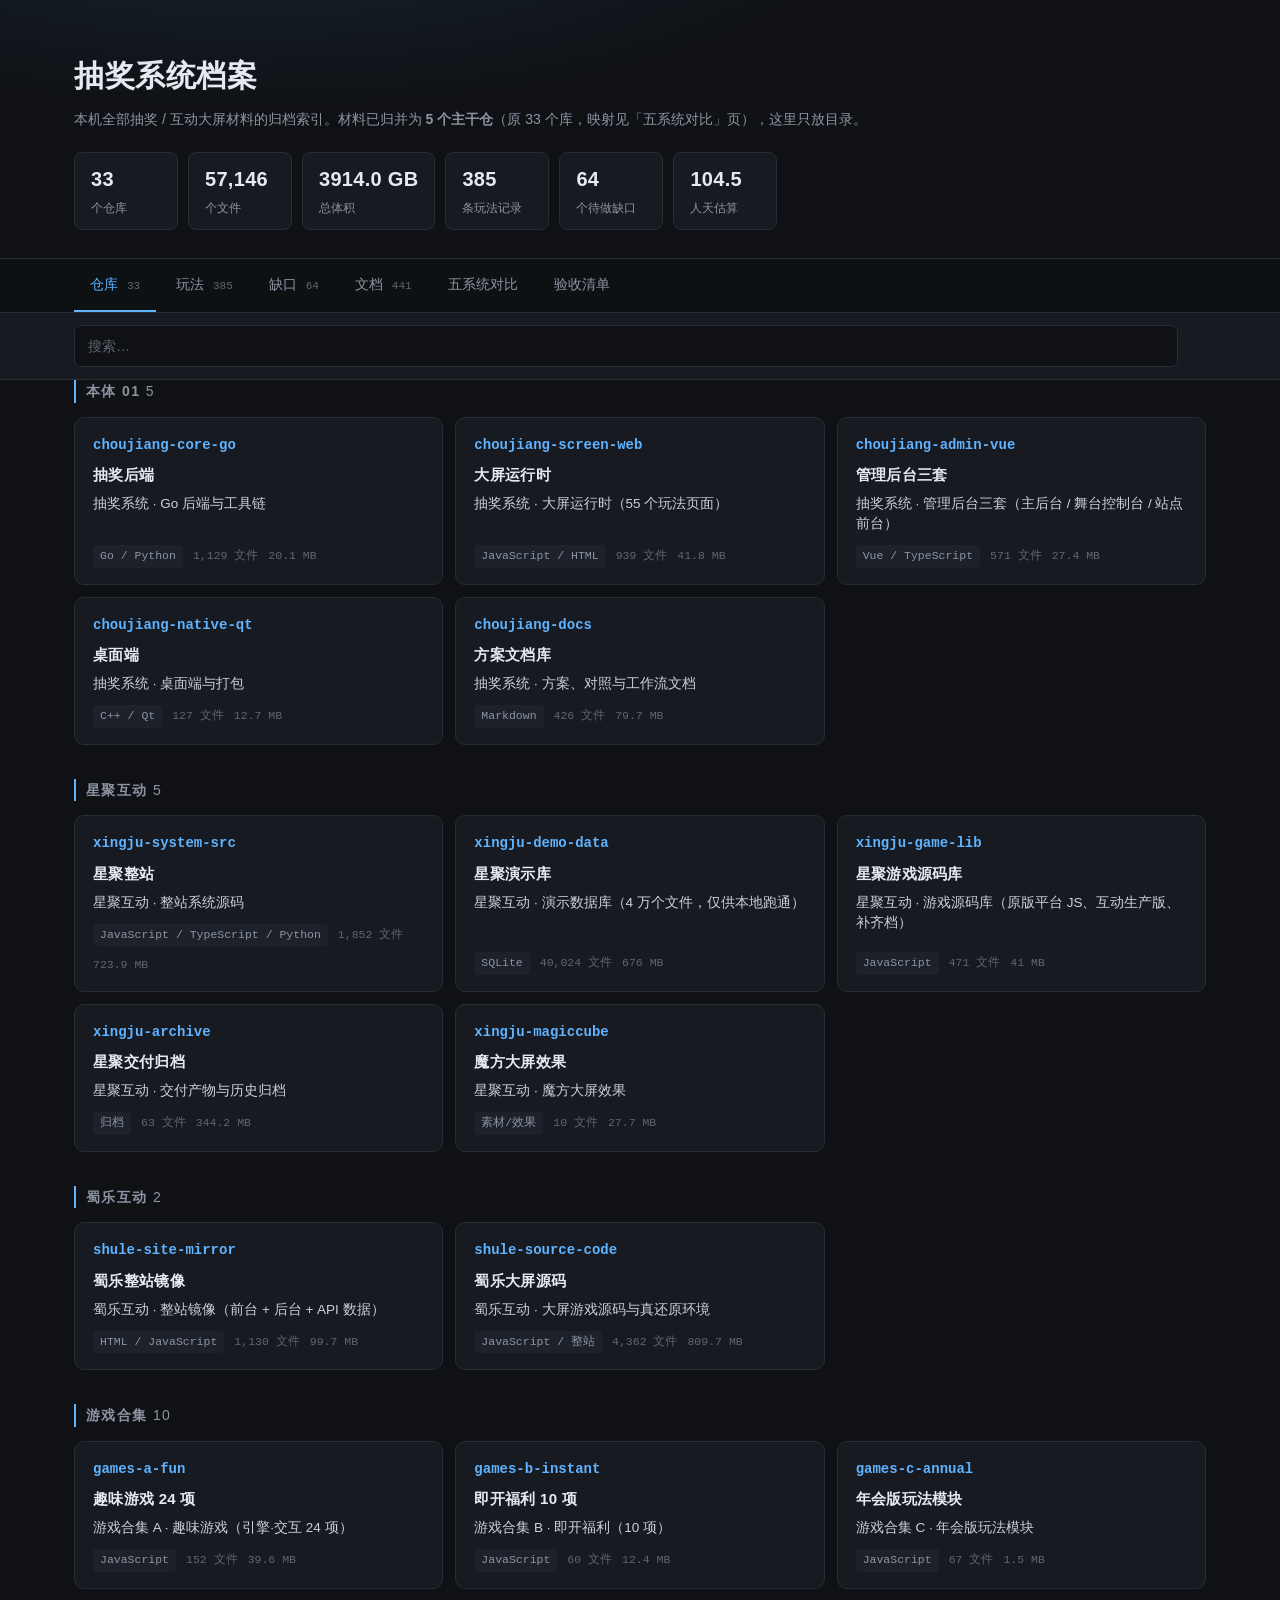
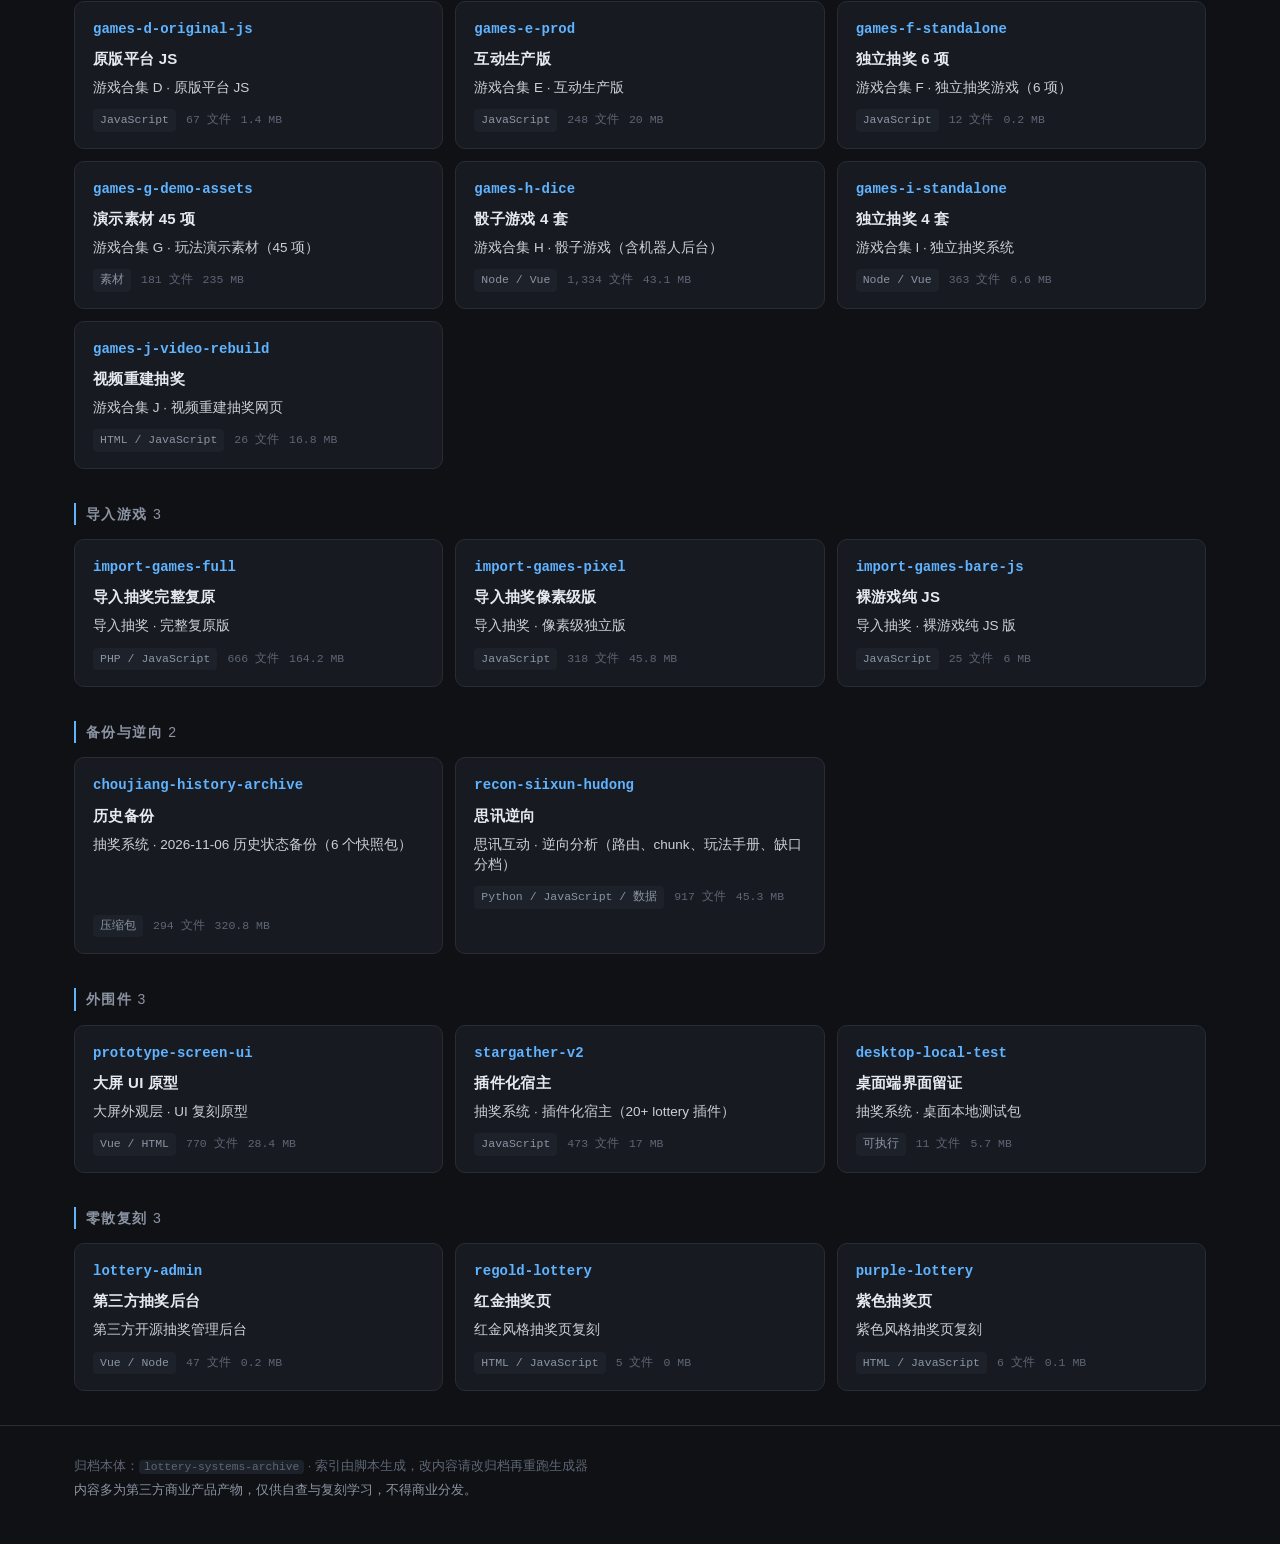
<file: index.html>
<!DOCTYPE html>
<html lang="zh-CN">
<head>
<meta charset="utf-8">
<meta name="viewport" content="width=device-width, initial-scale=1">
<title>抽奖系统档案</title>
<meta name="description" content="本机抽奖与互动大屏系统的归档索引：33 个仓库、385 条玩法记录、64 个缺口分档">
<link rel="stylesheet" href="style.css">
</head>
<body>

<header class="top">
  <div class="wrap">
    <h1>抽奖系统档案</h1>
    <p class="sub">本机全部抽奖 / 互动大屏材料的归档索引。材料已归并为 <b>5 个主干仓</b>（原 33 个库，映射见「五系统对比」页），这里只放目录。</p>
    <div class="stats" id="stats"></div>
  </div>
</header>

<nav class="tabs">
  <div class="wrap">
    <button class="tab active" data-view="repos">仓库 <span class="n" id="n-repos"></span></button>
    <button class="tab" data-view="plays">玩法 <span class="n" id="n-plays"></span></button>
    <button class="tab" data-view="gaps">缺口 <span class="n" id="n-gaps"></span></button>
    <button class="tab" data-view="docs">文档 <span class="n" id="n-docs"></span></button>
    <a class="tab" href="compare/" style="text-decoration:none;display:inline-flex;align-items:center">五系统对比</a>
    <a class="tab" href="checklist/" style="text-decoration:none;display:inline-flex;align-items:center">验收清单</a>
  </div>
</nav>

<div class="searchbar">
  <div class="wrap">
    <input id="q" type="search" placeholder="搜索…" autocomplete="off">
    <div class="chips" id="chips"></div>
    <span class="count" id="count"></span>
  </div>
</div>

<main class="wrap">
  <section id="view-project" class="view hidden"></section>
  <section id="view-repos" class="view"></section>
  <section id="view-plays" class="view hidden"></section>
  <section id="view-gaps" class="view hidden"></section>
  <section id="view-docs" class="view hidden"></section>
</main>

<footer class="foot">
  <div class="wrap">
    <p>归档本体：<code>lottery-systems-archive</code> · 索引由脚本生成，改内容请改归档再重跑生成器</p>
    <p class="dim">内容多为第三方商业产品产物，仅供自查与复刻学习，不得商业分发。</p>
  </div>
</footer>

<script src="app.js"></script>
</body>
</html>
</file>
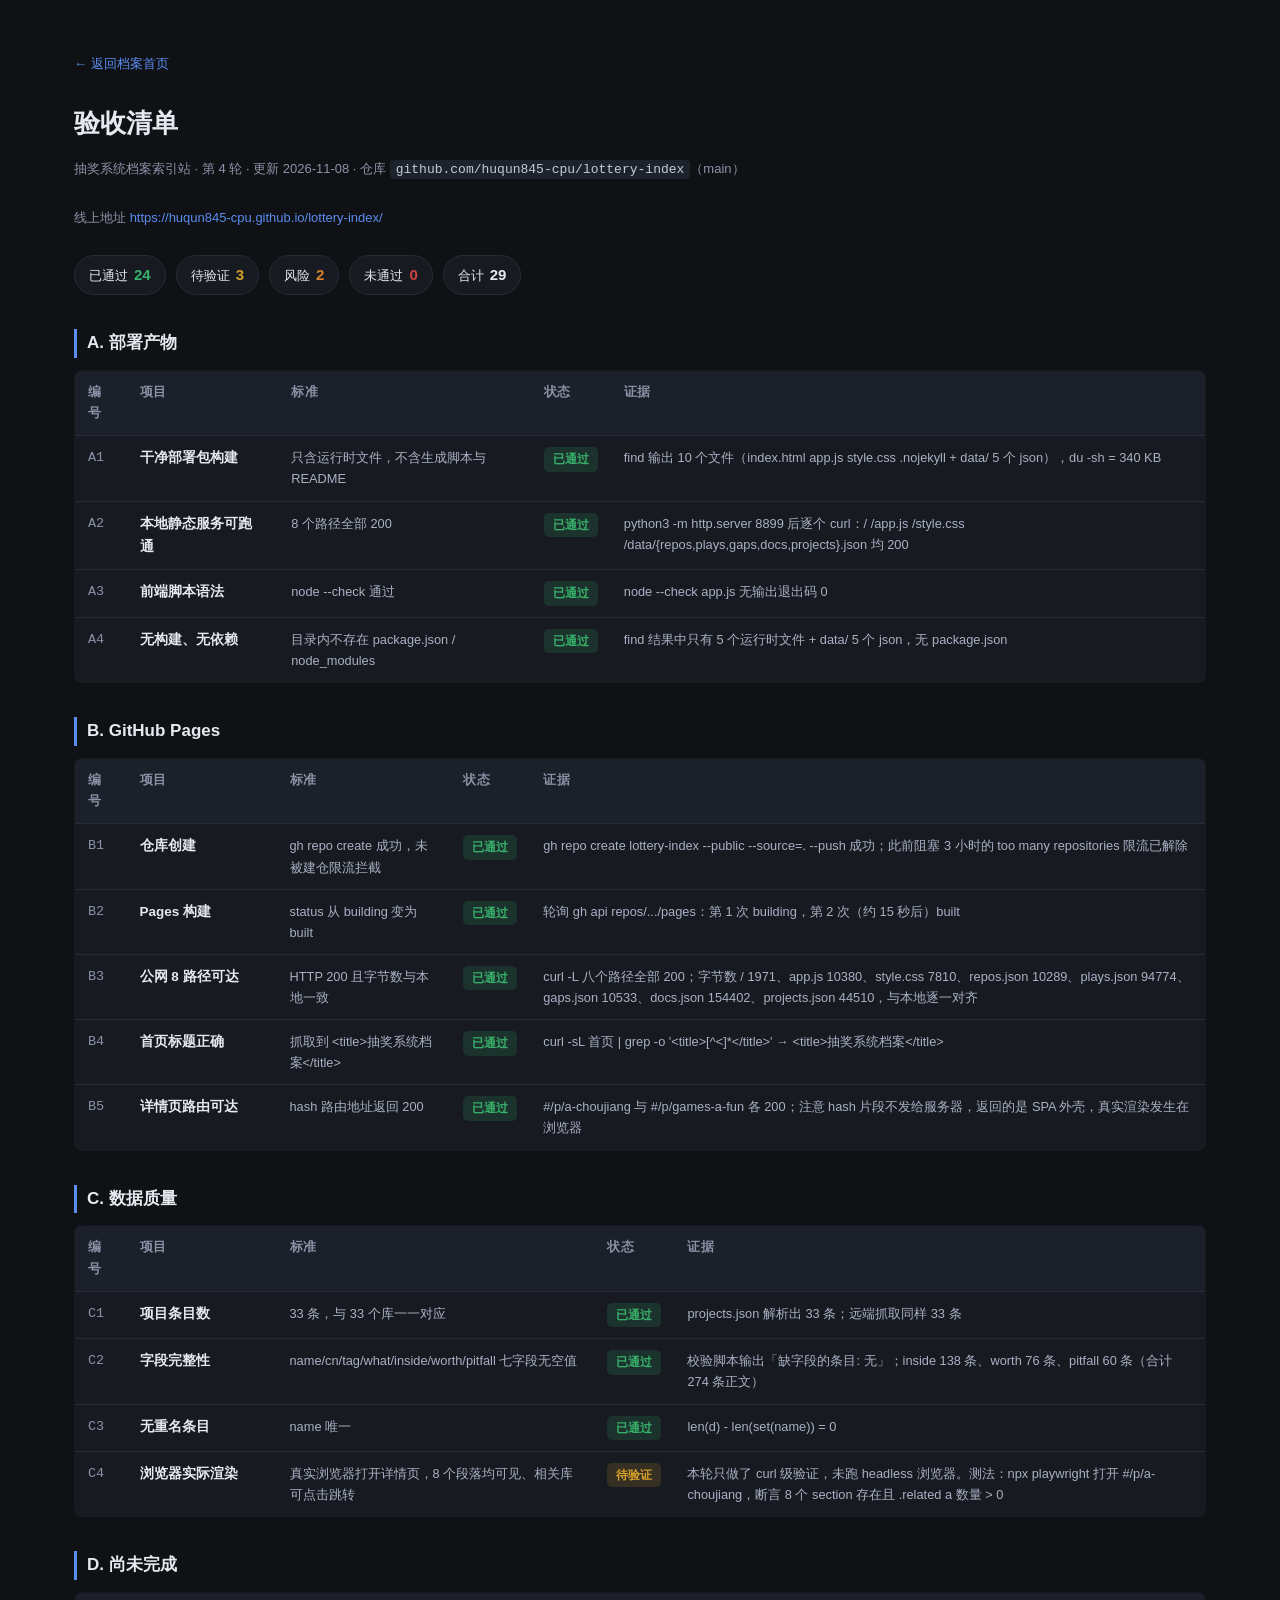
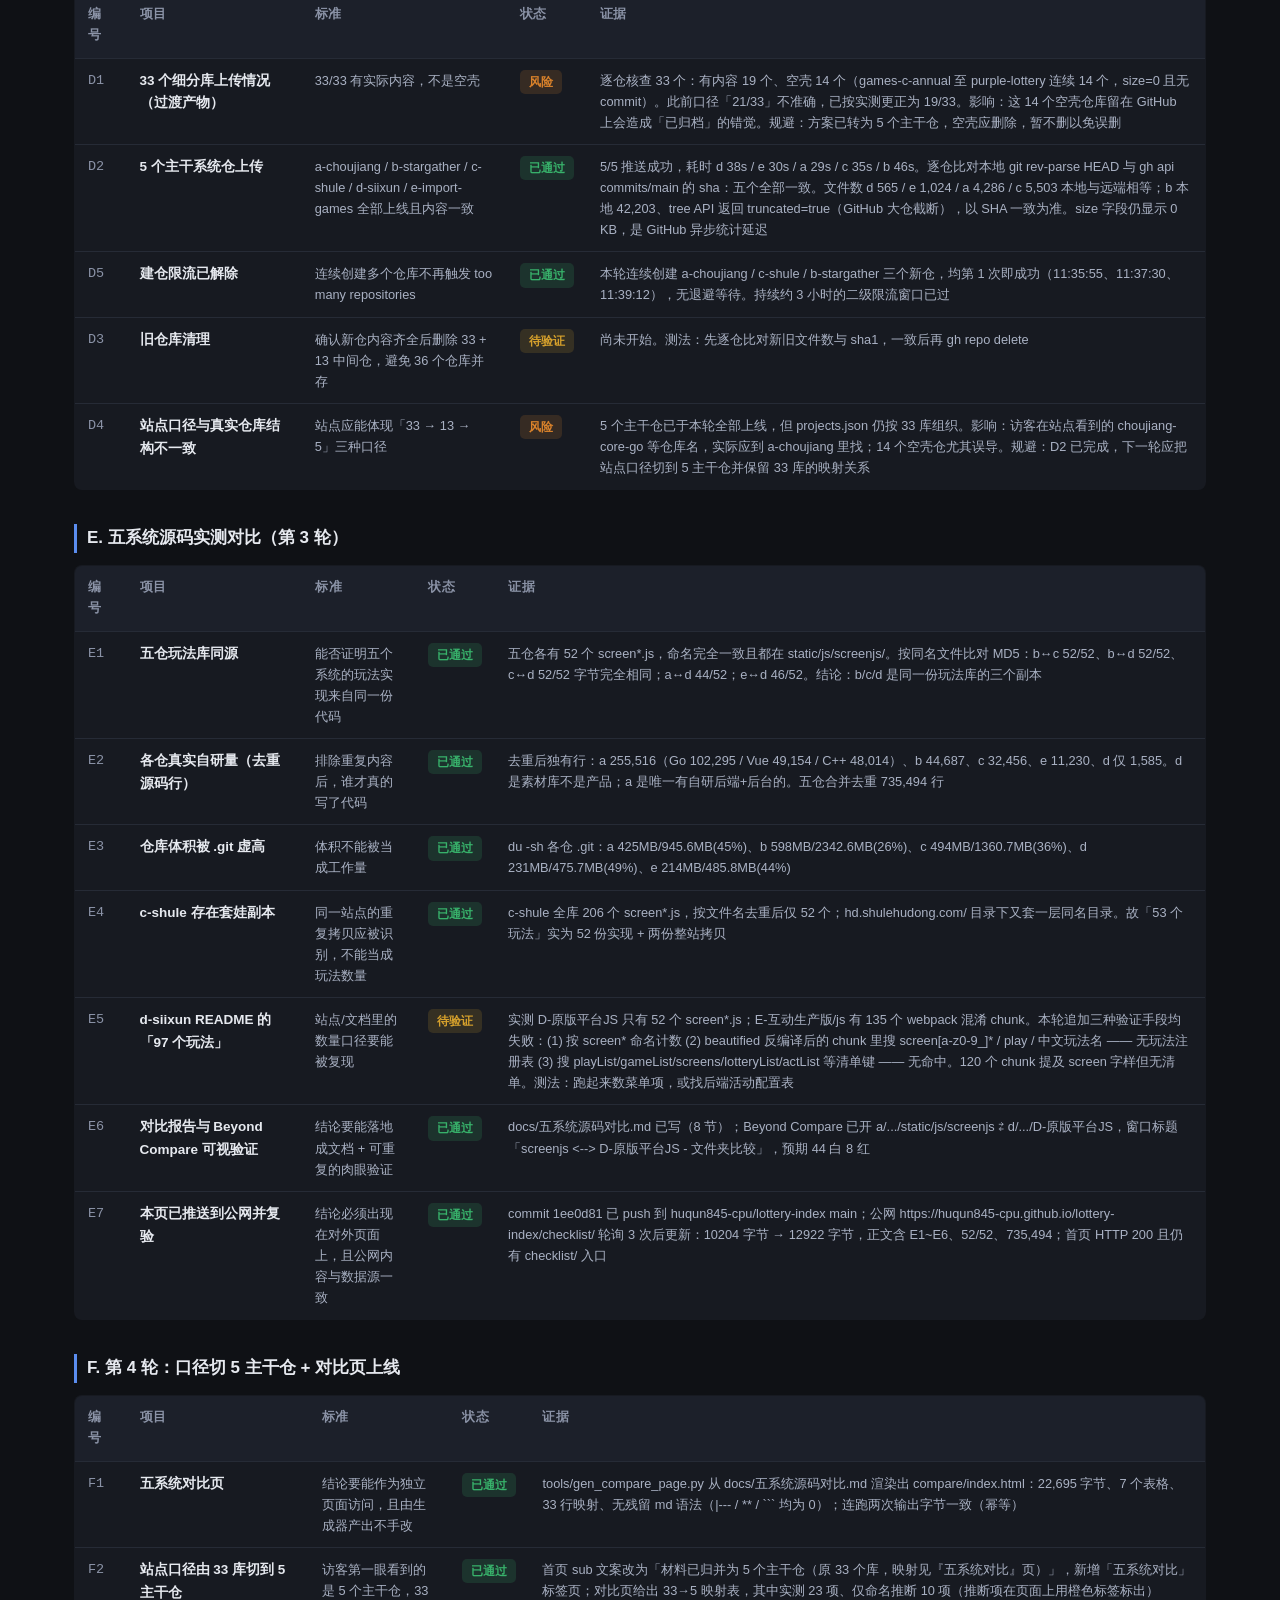
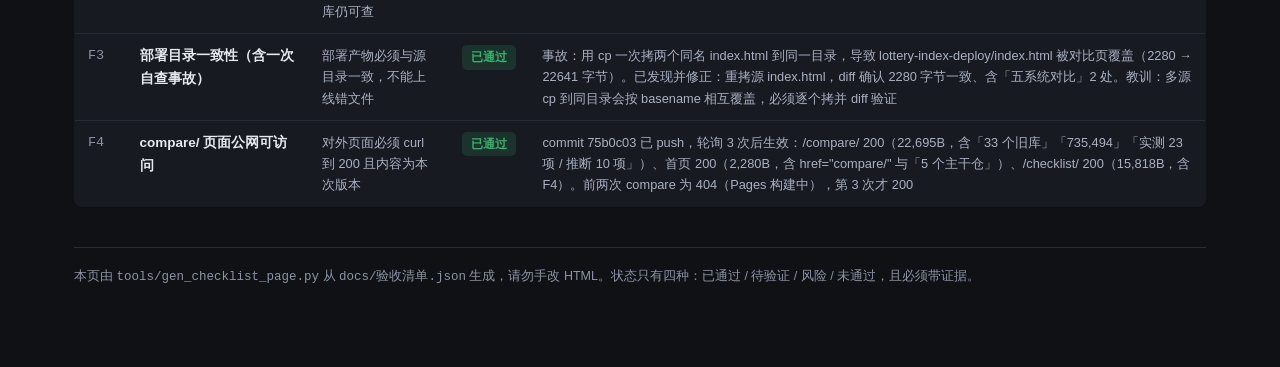
<file: checklist/index.html>
<!DOCTYPE html>
<html lang="zh-CN">
<head>
<meta charset="utf-8">
<meta name="viewport" content="width=device-width,initial-scale=1">
<title>验收清单 · 抽奖系统档案索引站</title>
<style>
:root{--bg:#0f1115;--card:#171a21;--line:#262b36;--fg:#e6e9ef;--dim:#8b93a7;
--ok:#38b26b;--todo:#d5a02c;--risk:#d9822b;--fail:#d0453e;--acc:#5b8def}
*{box-sizing:border-box}
body{margin:0;background:var(--bg);color:var(--fg);
font:15px/1.7 -apple-system,"PingFang SC","Microsoft YaHei",sans-serif}
.wrap{max-width:1180px;margin:0 auto;padding:40px 24px 80px}
a{color:var(--acc);text-decoration:none}
a:hover{text-decoration:underline}
h1{font-size:26px;margin:0 0 6px}
.sub{color:var(--dim);font-size:13px;margin-bottom:26px}
.sub code{background:#1e222b;padding:2px 6px;border-radius:4px;color:#c3cadb}
.bar{display:flex;gap:10px;flex-wrap:wrap;margin:0 0 28px}
.pill{padding:6px 14px;border-radius:999px;font-size:13px;border:1px solid var(--line);background:var(--card)}
.pill b{font-size:15px;margin-left:6px}
.pill.ok b{color:var(--ok)}.pill.todo b{color:var(--todo)}
.pill.risk b{color:var(--risk)}.pill.fail b{color:var(--fail)}
h2{font-size:17px;margin:34px 0 12px;padding-left:10px;border-left:3px solid var(--acc)}
table{width:100%;border-collapse:collapse;background:var(--card);
border:1px solid var(--line);border-radius:8px;overflow:hidden;margin-bottom:8px}
th,td{padding:11px 13px;text-align:left;vertical-align:top;border-bottom:1px solid var(--line);
font-size:13.5px}
th{background:#1c202a;color:var(--dim);font-weight:600;font-size:12.5px;
letter-spacing:.04em}
tr:last-child td{border-bottom:none}
td.id{color:var(--dim);font-family:ui-monospace,Menlo,monospace;white-space:nowrap;width:52px}
td.item{font-weight:600;min-width:150px}
td.ev{color:#a9b1c3;font-size:12.8px;line-height:1.65}
.tag{display:inline-block;padding:2px 9px;border-radius:5px;font-size:12px;
font-weight:600;white-space:nowrap}
.tag.ok{background:rgba(56,178,107,.16);color:var(--ok)}
.tag.todo{background:rgba(213,160,44,.16);color:var(--todo)}
.tag.risk{background:rgba(217,130,43,.16);color:var(--risk)}
.tag.fail{background:rgba(208,69,62,.16);color:var(--fail)}
.foot{margin-top:40px;padding-top:18px;border-top:1px solid var(--line);
color:var(--dim);font-size:12.5px}
@media(max-width:720px){td.item{min-width:0}th:nth-child(2),td:nth-child(2){display:none}}
</style>
</head>
<body><div class=wrap>
<p class=sub><a href="../">← 返回档案首页</a></p>
<h1>验收清单</h1>
<p class=sub>抽奖系统档案索引站 · 第 4 轮 · 更新 2026-11-08 · 仓库 <code>github.com/huqun845-cpu/lottery-index</code>（main）</p>
<p class=sub>线上地址 <a href="https://huqun845-cpu.github.io/lottery-index/">https://huqun845-cpu.github.io/lottery-index/</a></p>
<div class=bar>
<div class="pill ok">已通过<b>24</b></div>
<div class="pill todo">待验证<b>3</b></div>
<div class="pill risk">风险<b>2</b></div>
<div class="pill fail">未通过<b>0</b></div>
<div class=pill>合计<b>29</b></div>
</div>
<h2>A. 部署产物</h2>
<table>
<tr><th>编号</th><th>项目</th><th>标准</th><th>状态</th><th>证据</th></tr>
<tr>
<td class=id>A1</td>
<td class=item>干净部署包构建</td>
<td class=ev>只含运行时文件，不含生成脚本与 README</td>
<td><span class="tag ok">已通过</span></td>
<td class=ev>find 输出 10 个文件（index.html app.js style.css .nojekyll + data/ 5 个 json），du -sh = 340 KB</td>
</tr>
<tr>
<td class=id>A2</td>
<td class=item>本地静态服务可跑通</td>
<td class=ev>8 个路径全部 200</td>
<td><span class="tag ok">已通过</span></td>
<td class=ev>python3 -m http.server 8899 后逐个 curl：/ /app.js /style.css /data/{repos,plays,gaps,docs,projects}.json 均 200</td>
</tr>
<tr>
<td class=id>A3</td>
<td class=item>前端脚本语法</td>
<td class=ev>node --check 通过</td>
<td><span class="tag ok">已通过</span></td>
<td class=ev>node --check app.js 无输出退出码 0</td>
</tr>
<tr>
<td class=id>A4</td>
<td class=item>无构建、无依赖</td>
<td class=ev>目录内不存在 package.json / node_modules</td>
<td><span class="tag ok">已通过</span></td>
<td class=ev>find 结果中只有 5 个运行时文件 + data/ 5 个 json，无 package.json</td>
</tr>
</table>
<h2>B. GitHub Pages</h2>
<table>
<tr><th>编号</th><th>项目</th><th>标准</th><th>状态</th><th>证据</th></tr>
<tr>
<td class=id>B1</td>
<td class=item>仓库创建</td>
<td class=ev>gh repo create 成功，未被建仓限流拦截</td>
<td><span class="tag ok">已通过</span></td>
<td class=ev>gh repo create lottery-index --public --source=. --push 成功；此前阻塞 3 小时的 too many repositories 限流已解除</td>
</tr>
<tr>
<td class=id>B2</td>
<td class=item>Pages 构建</td>
<td class=ev>status 从 building 变为 built</td>
<td><span class="tag ok">已通过</span></td>
<td class=ev>轮询 gh api repos/.../pages：第 1 次 building，第 2 次（约 15 秒后）built</td>
</tr>
<tr>
<td class=id>B3</td>
<td class=item>公网 8 路径可达</td>
<td class=ev>HTTP 200 且字节数与本地一致</td>
<td><span class="tag ok">已通过</span></td>
<td class=ev>curl -L 八个路径全部 200；字节数 / 1971、app.js 10380、style.css 7810、repos.json 10289、plays.json 94774、gaps.json 10533、docs.json 154402、projects.json 44510，与本地逐一对齐</td>
</tr>
<tr>
<td class=id>B4</td>
<td class=item>首页标题正确</td>
<td class=ev>抓取到 &lt;title&gt;抽奖系统档案&lt;/title&gt;</td>
<td><span class="tag ok">已通过</span></td>
<td class=ev>curl -sL 首页 | grep -o '&lt;title&gt;[^&lt;]*&lt;/title&gt;' → &lt;title&gt;抽奖系统档案&lt;/title&gt;</td>
</tr>
<tr>
<td class=id>B5</td>
<td class=item>详情页路由可达</td>
<td class=ev>hash 路由地址返回 200</td>
<td><span class="tag ok">已通过</span></td>
<td class=ev>#/p/a-choujiang 与 #/p/games-a-fun 各 200；注意 hash 片段不发给服务器，返回的是 SPA 外壳，真实渲染发生在浏览器</td>
</tr>
</table>
<h2>C. 数据质量</h2>
<table>
<tr><th>编号</th><th>项目</th><th>标准</th><th>状态</th><th>证据</th></tr>
<tr>
<td class=id>C1</td>
<td class=item>项目条目数</td>
<td class=ev>33 条，与 33 个库一一对应</td>
<td><span class="tag ok">已通过</span></td>
<td class=ev>projects.json 解析出 33 条；远端抓取同样 33 条</td>
</tr>
<tr>
<td class=id>C2</td>
<td class=item>字段完整性</td>
<td class=ev>name/cn/tag/what/inside/worth/pitfall 七字段无空值</td>
<td><span class="tag ok">已通过</span></td>
<td class=ev>校验脚本输出「缺字段的条目: 无」；inside 138 条、worth 76 条、pitfall 60 条（合计 274 条正文）</td>
</tr>
<tr>
<td class=id>C3</td>
<td class=item>无重名条目</td>
<td class=ev>name 唯一</td>
<td><span class="tag ok">已通过</span></td>
<td class=ev>len(d) - len(set(name)) = 0</td>
</tr>
<tr>
<td class=id>C4</td>
<td class=item>浏览器实际渲染</td>
<td class=ev>真实浏览器打开详情页，8 个段落均可见、相关库可点击跳转</td>
<td><span class="tag todo">待验证</span></td>
<td class=ev>本轮只做了 curl 级验证，未跑 headless 浏览器。测法：npx playwright 打开 #/p/a-choujiang，断言 8 个 section 存在且 .related a 数量 &gt; 0</td>
</tr>
</table>
<h2>D. 尚未完成</h2>
<table>
<tr><th>编号</th><th>项目</th><th>标准</th><th>状态</th><th>证据</th></tr>
<tr>
<td class=id>D1</td>
<td class=item>33 个细分库上传情况（过渡产物）</td>
<td class=ev>33/33 有实际内容，不是空壳</td>
<td><span class="tag risk">风险</span></td>
<td class=ev>逐仓核查 33 个：有内容 19 个、空壳 14 个（games-c-annual 至 purple-lottery 连续 14 个，size=0 且无 commit）。此前口径「21/33」不准确，已按实测更正为 19/33。影响：这 14 个空壳仓库留在 GitHub 上会造成「已归档」的错觉。规避：方案已转为 5 个主干仓，空壳应删除，暂不删以免误删</td>
</tr>
<tr>
<td class=id>D2</td>
<td class=item>5 个主干系统仓上传</td>
<td class=ev>a-choujiang / b-stargather / c-shule / d-siixun / e-import-games 全部上线且内容一致</td>
<td><span class="tag ok">已通过</span></td>
<td class=ev>5/5 推送成功，耗时 d 38s / e 30s / a 29s / c 35s / b 46s。逐仓比对本地 git rev-parse HEAD 与 gh api commits/main 的 sha：五个全部一致。文件数 d 565 / e 1,024 / a 4,286 / c 5,503 本地与远端相等；b 本地 42,203、tree API 返回 truncated=true（GitHub 大仓截断），以 SHA 一致为准。size 字段仍显示 0 KB，是 GitHub 异步统计延迟</td>
</tr>
<tr>
<td class=id>D5</td>
<td class=item>建仓限流已解除</td>
<td class=ev>连续创建多个仓库不再触发 too many repositories</td>
<td><span class="tag ok">已通过</span></td>
<td class=ev>本轮连续创建 a-choujiang / c-shule / b-stargather 三个新仓，均第 1 次即成功（11:35:55、11:37:30、11:39:12），无退避等待。持续约 3 小时的二级限流窗口已过</td>
</tr>
<tr>
<td class=id>D3</td>
<td class=item>旧仓库清理</td>
<td class=ev>确认新仓内容齐全后删除 33 + 13 中间仓，避免 36 个仓库并存</td>
<td><span class="tag todo">待验证</span></td>
<td class=ev>尚未开始。测法：先逐仓比对新旧文件数与 sha1，一致后再 gh repo delete</td>
</tr>
<tr>
<td class=id>D4</td>
<td class=item>站点口径与真实仓库结构不一致</td>
<td class=ev>站点应能体现「33 → 13 → 5」三种口径</td>
<td><span class="tag risk">风险</span></td>
<td class=ev>5 个主干仓已于本轮全部上线，但 projects.json 仍按 33 库组织。影响：访客在站点看到的 choujiang-core-go 等仓库名，实际应到 a-choujiang 里找；14 个空壳仓尤其误导。规避：D2 已完成，下一轮应把站点口径切到 5 主干仓并保留 33 库的映射关系</td>
</tr>
</table>
<h2>E. 五系统源码实测对比（第 3 轮）</h2>
<table>
<tr><th>编号</th><th>项目</th><th>标准</th><th>状态</th><th>证据</th></tr>
<tr>
<td class=id>E1</td>
<td class=item>五仓玩法库同源</td>
<td class=ev>能否证明五个系统的玩法实现来自同一份代码</td>
<td><span class="tag ok">已通过</span></td>
<td class=ev>五仓各有 52 个 screen*.js，命名完全一致且都在 static/js/screenjs/。按同名文件比对 MD5：b↔c 52/52、b↔d 52/52、c↔d 52/52 字节完全相同；a↔d 44/52；e↔d 46/52。结论：b/c/d 是同一份玩法库的三个副本</td>
</tr>
<tr>
<td class=id>E2</td>
<td class=item>各仓真实自研量（去重源码行）</td>
<td class=ev>排除重复内容后，谁才真的写了代码</td>
<td><span class="tag ok">已通过</span></td>
<td class=ev>去重后独有行：a 255,516（Go 102,295 / Vue 49,154 / C++ 48,014）、b 44,687、c 32,456、e 11,230、d 仅 1,585。d 是素材库不是产品；a 是唯一有自研后端+后台的。五仓合并去重 735,494 行</td>
</tr>
<tr>
<td class=id>E3</td>
<td class=item>仓库体积被 .git 虚高</td>
<td class=ev>体积不能被当成工作量</td>
<td><span class="tag ok">已通过</span></td>
<td class=ev>du -sh 各仓 .git：a 425MB/945.6MB(45%)、b 598MB/2342.6MB(26%)、c 494MB/1360.7MB(36%)、d 231MB/475.7MB(49%)、e 214MB/485.8MB(44%)</td>
</tr>
<tr>
<td class=id>E4</td>
<td class=item>c-shule 存在套娃副本</td>
<td class=ev>同一站点的重复拷贝应被识别，不能当成玩法数量</td>
<td><span class="tag ok">已通过</span></td>
<td class=ev>c-shule 全库 206 个 screen*.js，按文件名去重后仅 52 个；hd.shulehudong.com/ 目录下又套一层同名目录。故「53 个玩法」实为 52 份实现 + 两份整站拷贝</td>
</tr>
<tr>
<td class=id>E5</td>
<td class=item>d-siixun README 的「97 个玩法」</td>
<td class=ev>站点/文档里的数量口径要能被复现</td>
<td><span class="tag todo">待验证</span></td>
<td class=ev>实测 D-原版平台JS 只有 52 个 screen*.js；E-互动生产版/js 有 135 个 webpack 混淆 chunk。本轮追加三种验证手段均失败：(1) 按 screen* 命名计数 (2) beautified 反编译后的 chunk 里搜 screen[a-z0-9_]* / play / 中文玩法名 —— 无玩法注册表 (3) 搜 playList/gameList/screens/lotteryList/actList 等清单键 —— 无命中。120 个 chunk 提及 screen 字样但无清单。测法：跑起来数菜单项，或找后端活动配置表</td>
</tr>
<tr>
<td class=id>E6</td>
<td class=item>对比报告与 Beyond Compare 可视验证</td>
<td class=ev>结论要能落地成文档 + 可重复的肉眼验证</td>
<td><span class="tag ok">已通过</span></td>
<td class=ev>docs/五系统源码对比.md 已写（8 节）；Beyond Compare 已开 a/.../static/js/screenjs ⇄ d/.../D-原版平台JS，窗口标题「screenjs &lt;--&gt; D-原版平台JS - 文件夹比较」，预期 44 白 8 红</td>
</tr>
<tr>
<td class=id>E7</td>
<td class=item>本页已推送到公网并复验</td>
<td class=ev>结论必须出现在对外页面上，且公网内容与数据源一致</td>
<td><span class="tag ok">已通过</span></td>
<td class=ev>commit 1ee0d81 已 push 到 huqun845-cpu/lottery-index main；公网 https://huqun845-cpu.github.io/lottery-index/checklist/ 轮询 3 次后更新：10204 字节 → 12922 字节，正文含 E1~E6、52/52、735,494；首页 HTTP 200 且仍有 checklist/ 入口</td>
</tr>
</table>
<h2>F. 第 4 轮：口径切 5 主干仓 + 对比页上线</h2>
<table>
<tr><th>编号</th><th>项目</th><th>标准</th><th>状态</th><th>证据</th></tr>
<tr>
<td class=id>F1</td>
<td class=item>五系统对比页</td>
<td class=ev>结论要能作为独立页面访问，且由生成器产出不手改</td>
<td><span class="tag ok">已通过</span></td>
<td class=ev>tools/gen_compare_page.py 从 docs/五系统源码对比.md 渲染出 compare/index.html：22,695 字节、7 个表格、33 行映射、无残留 md 语法（|--- / ** / ``` 均为 0）；连跑两次输出字节一致（幂等）</td>
</tr>
<tr>
<td class=id>F2</td>
<td class=item>站点口径由 33 库切到 5 主干仓</td>
<td class=ev>访客第一眼看到的是 5 个主干仓，33 库仍可查</td>
<td><span class="tag ok">已通过</span></td>
<td class=ev>首页 sub 文案改为「材料已归并为 5 个主干仓（原 33 个库，映射见『五系统对比』页）」，新增「五系统对比」标签页；对比页给出 33→5 映射表，其中实测 23 项、仅命名推断 10 项（推断项在页面上用橙色标签标出）</td>
</tr>
<tr>
<td class=id>F3</td>
<td class=item>部署目录一致性（含一次自查事故）</td>
<td class=ev>部署产物必须与源目录一致，不能上线错文件</td>
<td><span class="tag ok">已通过</span></td>
<td class=ev>事故：用 cp 一次拷两个同名 index.html 到同一目录，导致 lottery-index-deploy/index.html 被对比页覆盖（2280 → 22641 字节）。已发现并修正：重拷源 index.html，diff 确认 2280 字节一致、含「五系统对比」2 处。教训：多源 cp 到同目录会按 basename 相互覆盖，必须逐个拷并 diff 验证</td>
</tr>
<tr>
<td class=id>F4</td>
<td class=item>compare/ 页面公网可访问</td>
<td class=ev>对外页面必须 curl 到 200 且内容为本次版本</td>
<td><span class="tag ok">已通过</span></td>
<td class=ev>commit 75b0c03 已 push，轮询 3 次后生效：/compare/ 200（22,695B，含「33 个旧库」「735,494」「实测 23 项 / 推断 10 项」）、首页 200（2,280B，含 href="compare/" 与「5 个主干仓」）、/checklist/ 200（15,818B，含 F4）。前两次 compare 为 404（Pages 构建中），第 3 次才 200</td>
</tr>
</table>
<div class=foot>本页由 <code>tools/gen_checklist_page.py</code> 从 <code>docs/验收清单.json</code> 生成，请勿手改 HTML。状态只有四种：已通过 / 待验证 / 风险 / 未通过，且必须带证据。</div>
</div></body></html>
</file>
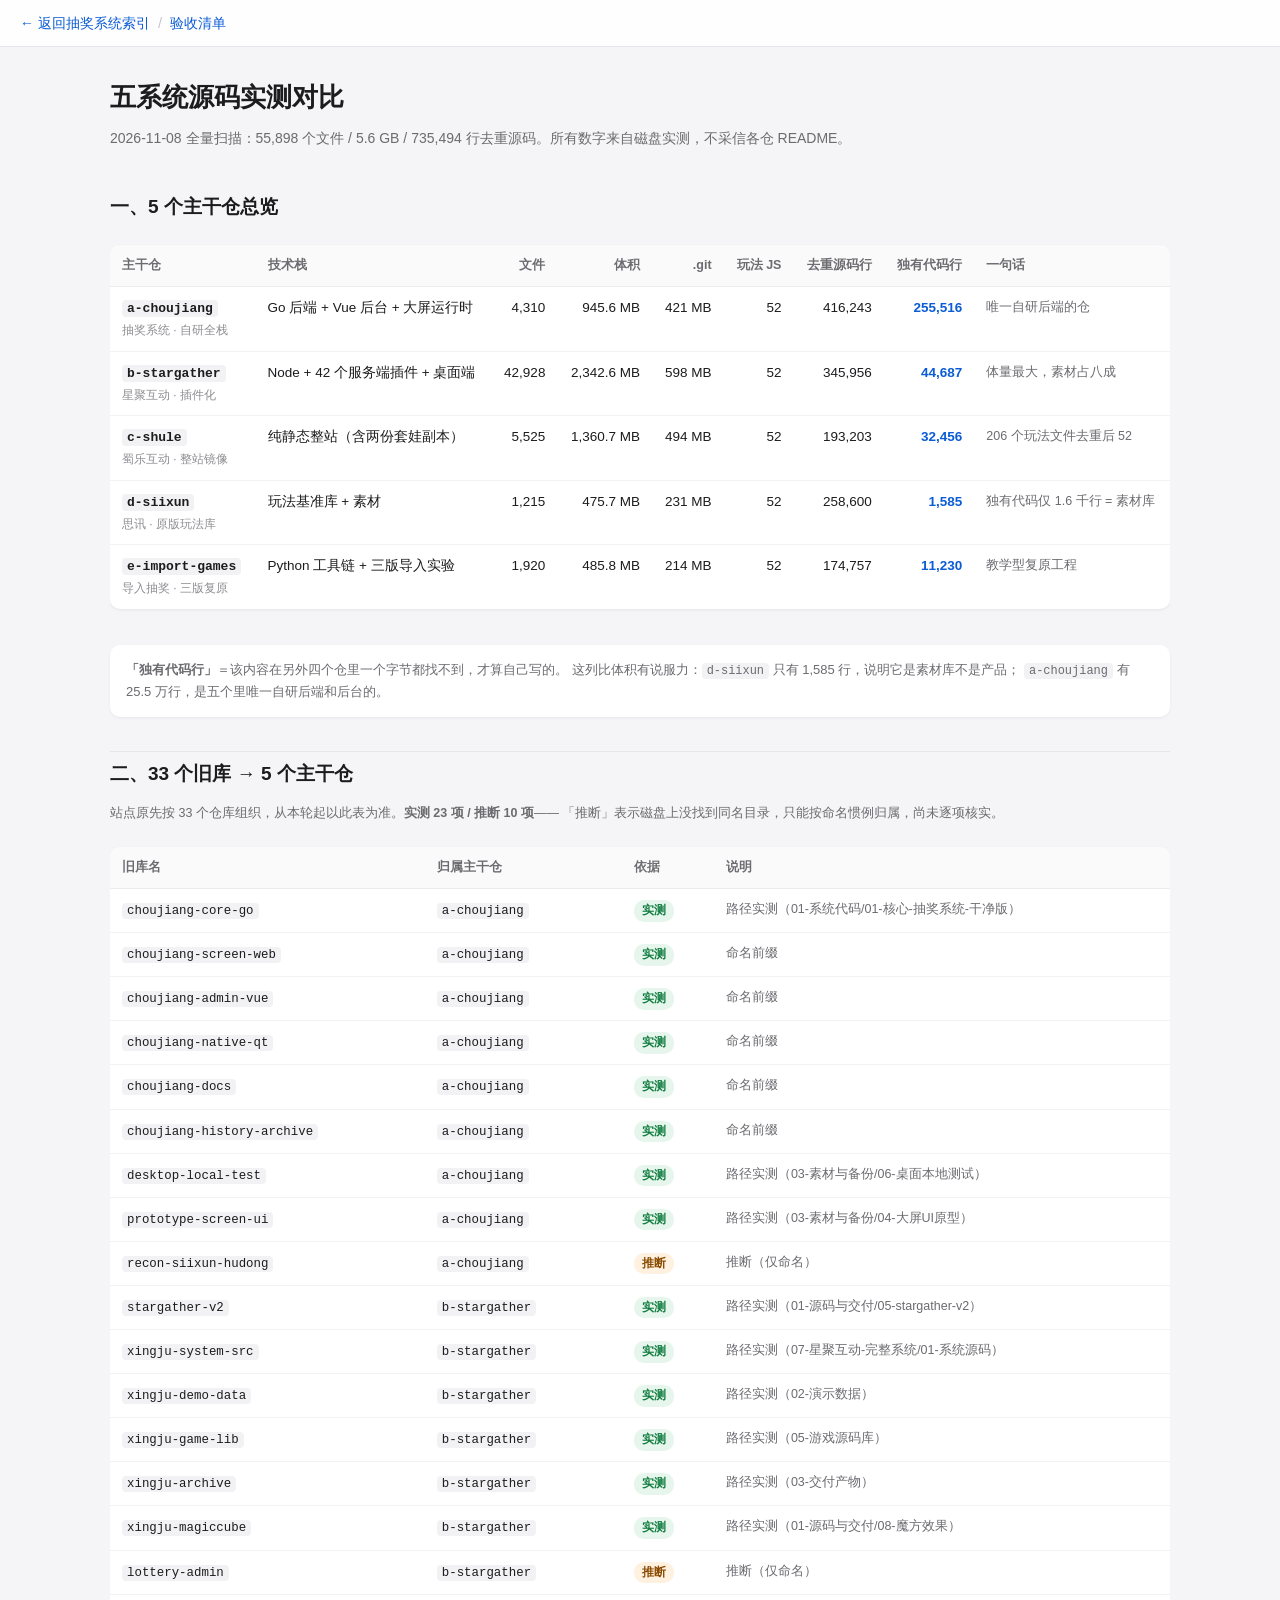
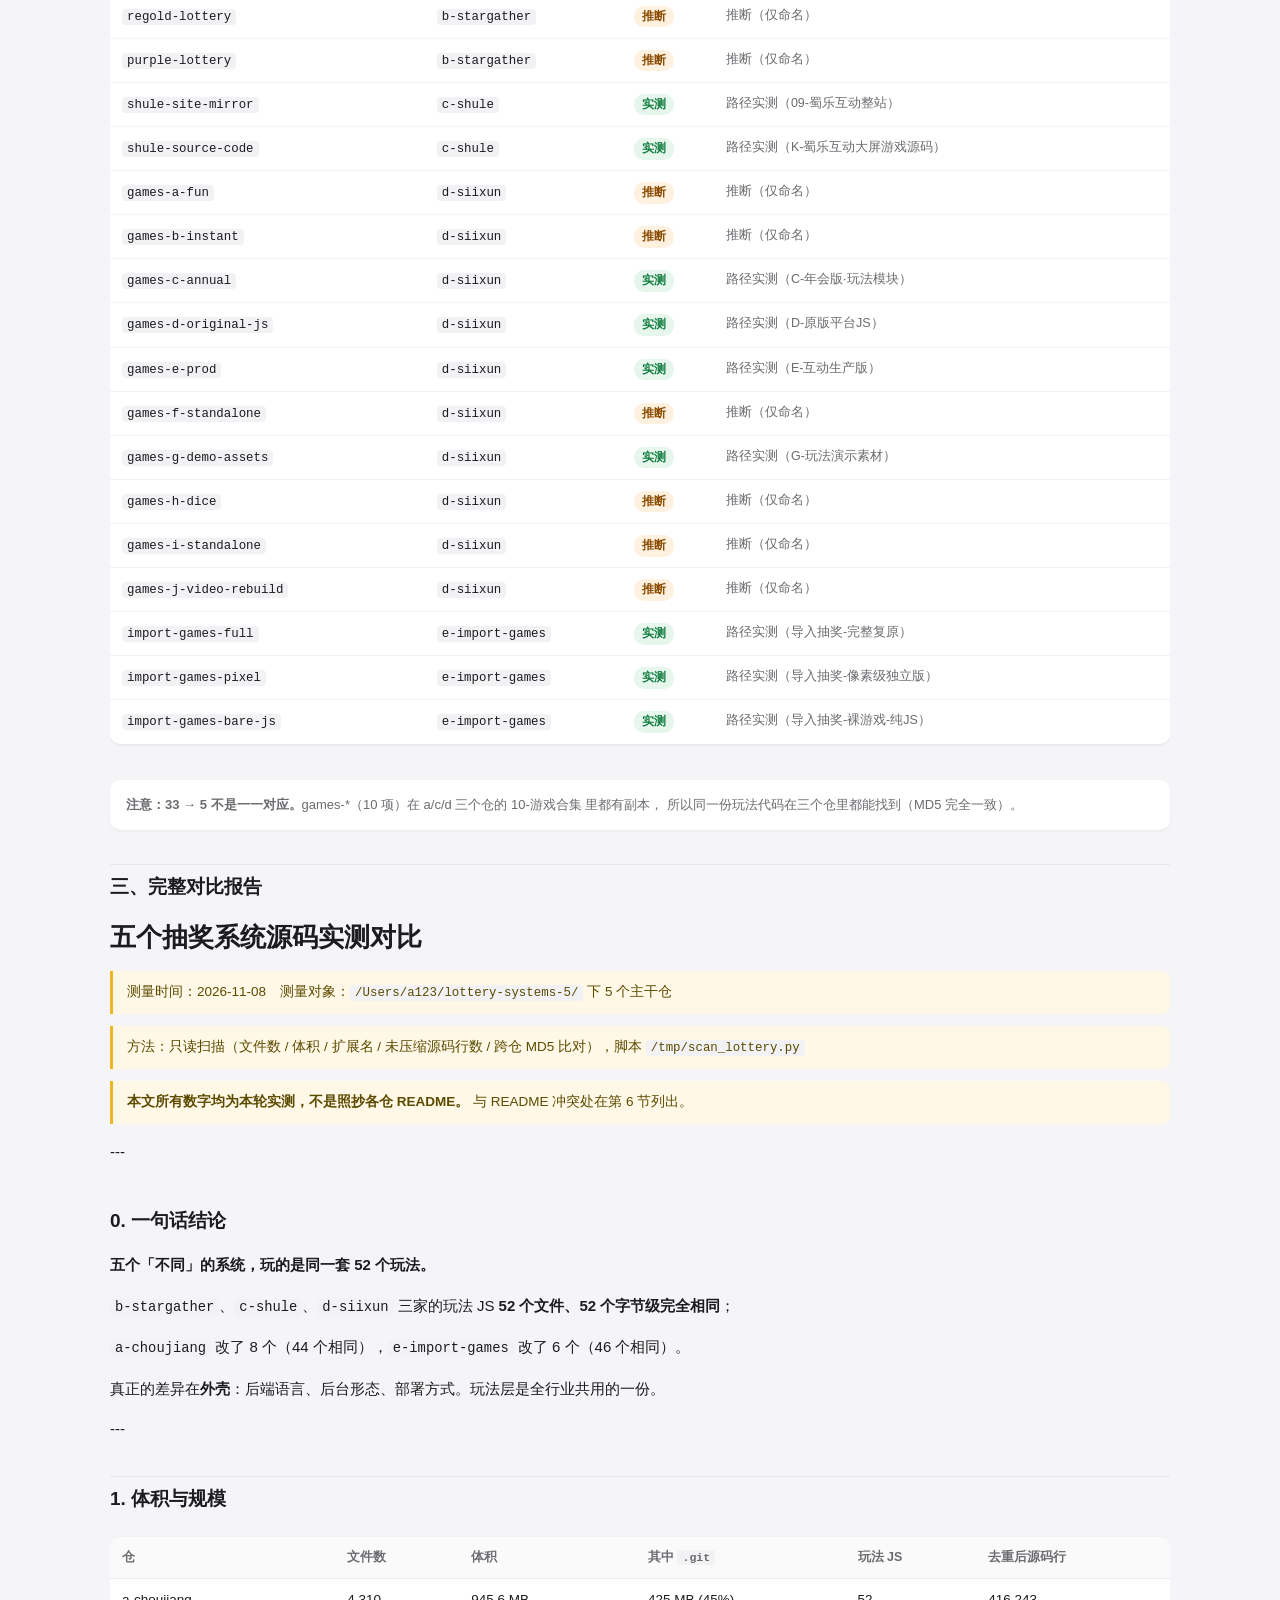
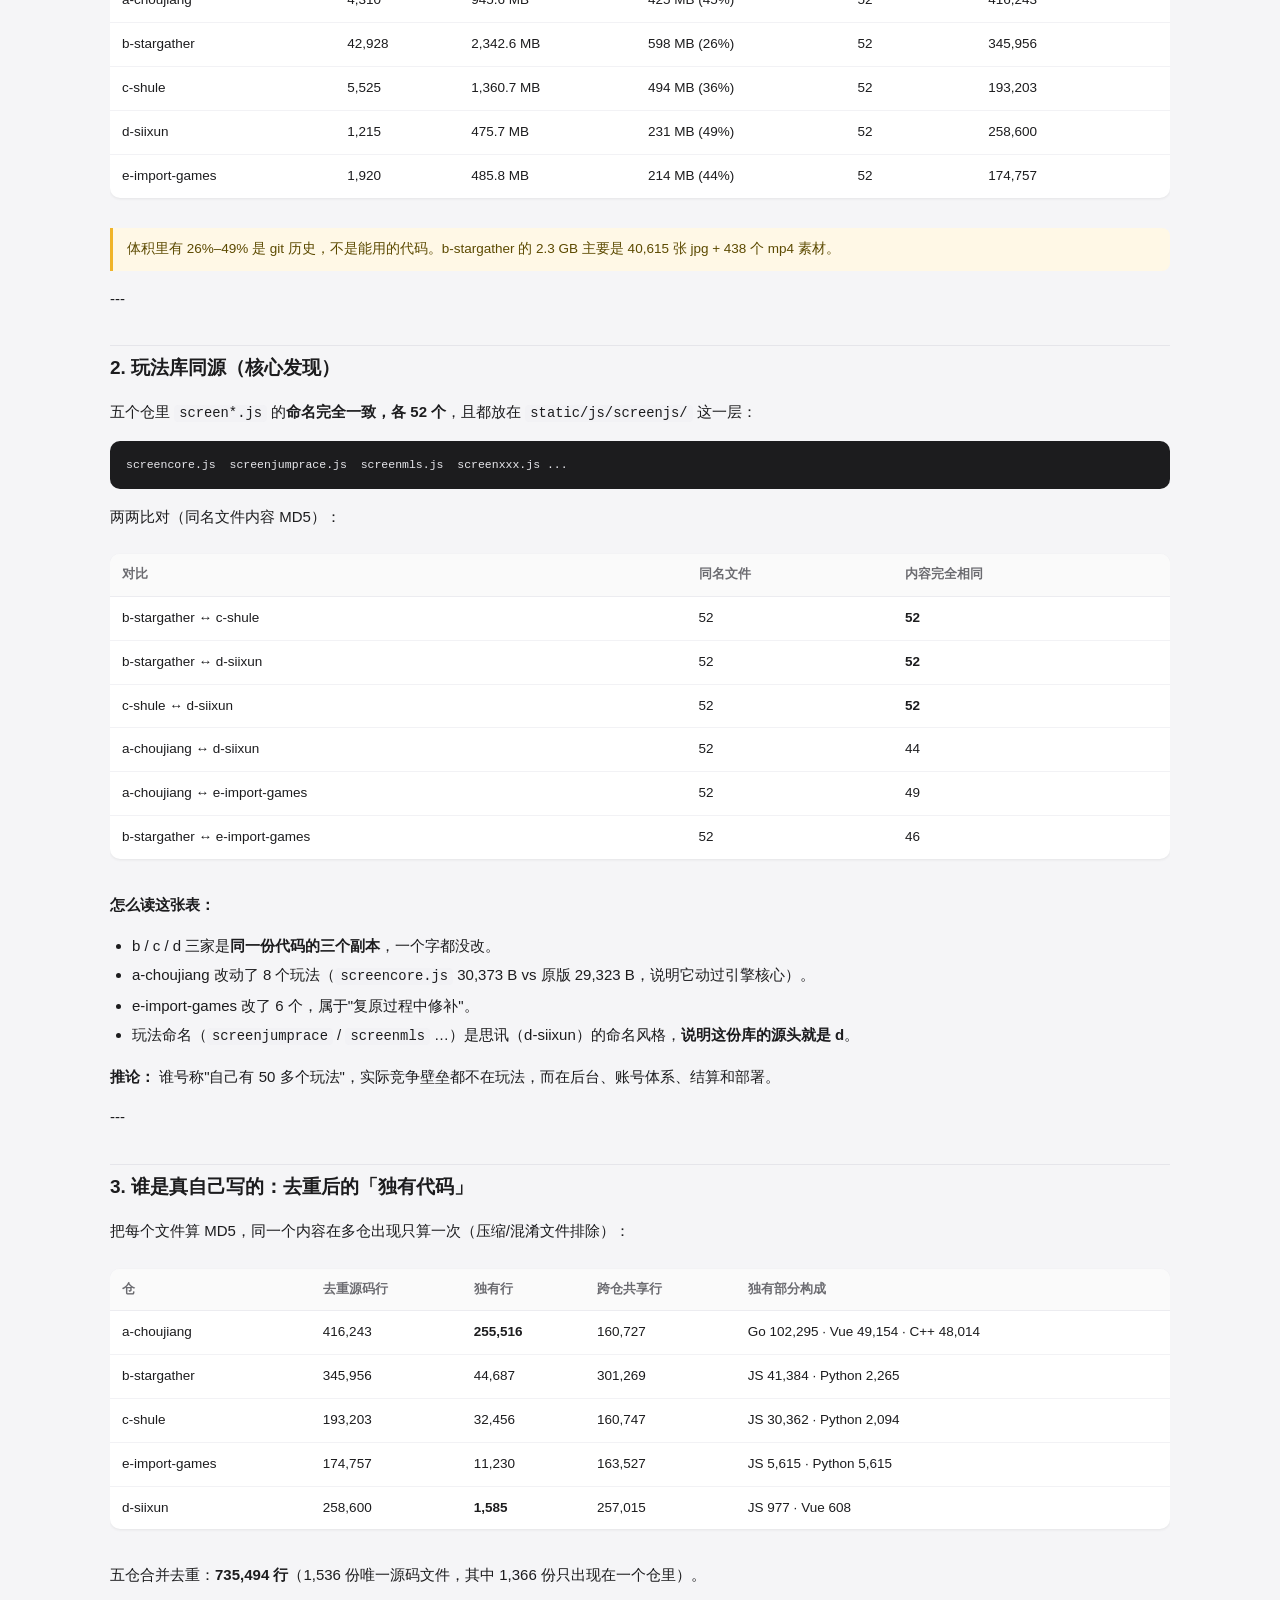
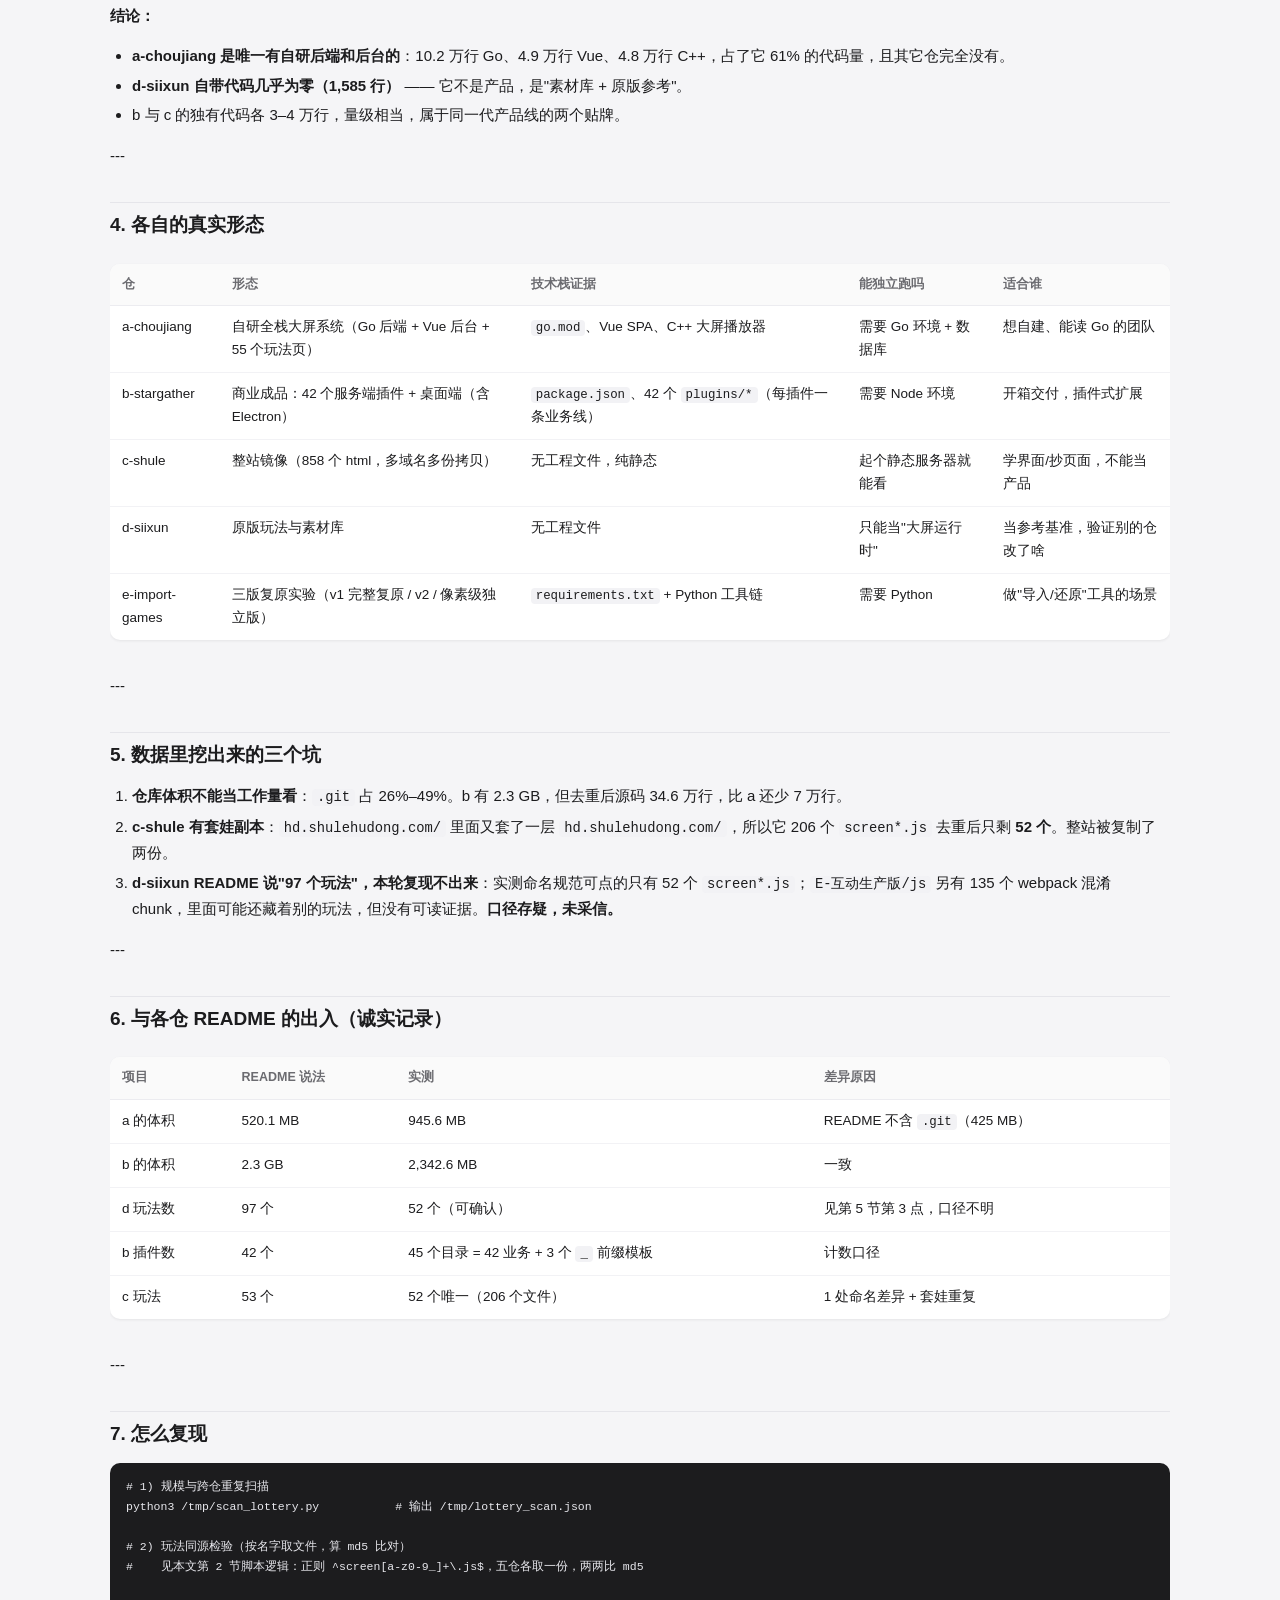
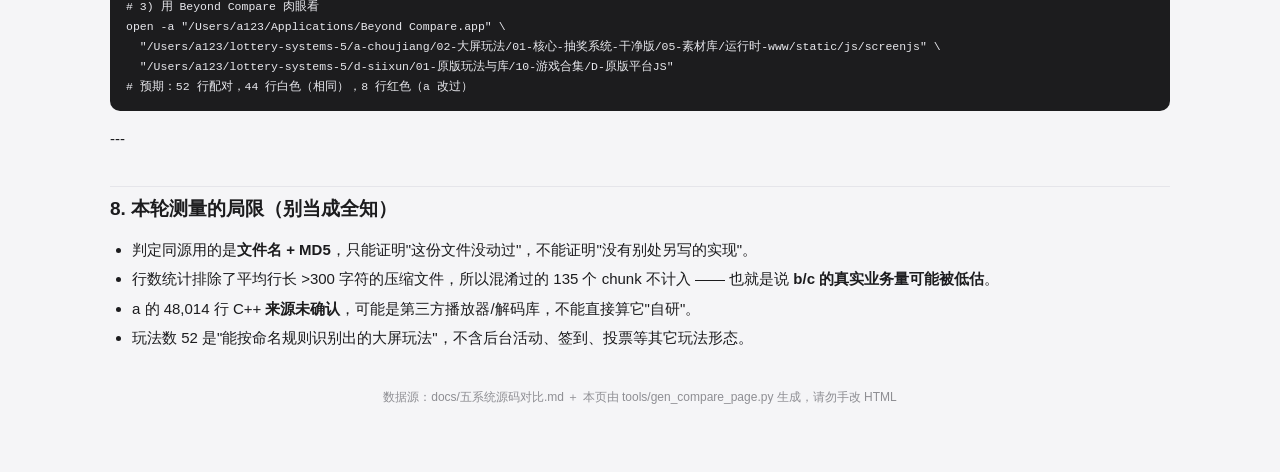
<file: compare/index.html>
<!DOCTYPE html>
<html lang="zh-CN">
<head>
<meta charset="utf-8">
<meta name="viewport" content="width=device-width,initial-scale=1">
<title>五系统源码实测对比 · 抽奖系统索引</title>
<style>
  :root { color-scheme: light; }
  * { box-sizing: border-box; }
  body { margin:0; background:#f5f5f7; color:#1c1c1e;
    font:15px/1.7 -apple-system,"PingFang SC","Helvetica Neue",Arial,sans-serif; }
  .top { position:sticky; top:0; z-index:9; background:rgba(255,255,255,.86);
    backdrop-filter:blur(12px); border-bottom:1px solid #e5e5ea; padding:10px 20px; }
  .top a { color:#0b5cd5; text-decoration:none; font-size:14px; }
  .top .sep { color:#c7c7cc; margin:0 8px; }
  .wrap { max-width:1100px; margin:0 auto; padding:28px 20px 80px; }
  h1 { font-size:26px; margin:0 0 8px; }
  .lead { color:#6b6b70; font-size:14px; margin-bottom:24px; }
  h2 { font-size:19px; margin:34px 0 12px; padding-top:6px; border-top:1px solid #e5e5ea; }
  h2:first-of-type { border-top:none; }
  h3 { font-size:16px; margin:22px 0 8px; }
  .scroll { overflow-x:auto; -webkit-overflow-scrolling:touch; }
  table { width:100%; border-collapse:collapse; background:#fff; border-radius:10px;
    overflow:hidden; box-shadow:0 1px 3px rgba(0,0,0,.07); font-size:13.5px; margin:10px 0 18px; }
  th { background:#fafafa; text-align:left; font-size:12.5px; color:#6b6b70; font-weight:600;
    padding:10px 12px; border-bottom:1px solid #ececf0; white-space:nowrap; }
  td { padding:10px 12px; border-bottom:1px solid #f2f2f5; vertical-align:top; }
  tr:last-child td { border-bottom:none; }
  .num { font-variant-numeric:tabular-nums; white-space:nowrap; text-align:right; }
  .strong { font-weight:700; color:#0b5cd5; }
  .note { color:#6b6b70; font-size:12.5px; }
  .hub code { font-size:13px; font-weight:600; }
  .loc { font-size:12px; color:#8e8e93; }
  .tag { display:inline-block; padding:1px 8px; border-radius:10px; font-size:11.5px; font-weight:600; }
  .tag.ok { color:#0f7b3e; background:#e6f6ec; }
  .tag.guess { color:#8a4b00; background:#fff1e0; }
  code { font-family:ui-monospace,SFMono-Regular,Menlo,monospace; font-size:.92em;
    background:#f2f2f5; padding:1px 5px; border-radius:4px; }
  pre.code { background:#1c1c1e; color:#e8e8ed; padding:14px 16px; border-radius:10px;
    overflow-x:auto; font-size:12.5px; line-height:1.6; }
  pre.code code { background:none; color:inherit; padding:0; }
  blockquote { margin:12px 0; padding:10px 14px; background:#fff8e6; border-left:3px solid #f0b429;
    border-radius:0 8px 8px 0; color:#5c4a00; font-size:13.5px; }
  ul,ol { padding-left:22px; margin:8px 0 14px; }
  li { margin:4px 0; }
  .doc-h1 { border-top:none; }
  .disclaimer { background:#fff; border-radius:10px; padding:14px 16px; font-size:13px;
    color:#6b6b70; box-shadow:0 1px 3px rgba(0,0,0,.06); margin:18px 0; }
  footer { margin-top:36px; text-align:center; font-size:12px; color:#8e8e93; }
</style>
</head>
<body>
<div class="top"><a href="../">← 返回抽奖系统索引</a><span class="sep">/</span><a href="../checklist/">验收清单</a></div>
<div class="wrap">

  <h1>五系统源码实测对比</h1>
  <div class="lead">2026-11-08 全量扫描：55,898 个文件 / 5.6 GB / 735,494 行去重源码。所有数字来自磁盘实测，不采信各仓 README。</div>

  <h2>一、5 个主干仓总览</h2>
  <div class="scroll"><table>
    <thead><tr>
      <th>主干仓</th><th>技术栈</th><th class="num">文件</th><th class="num">体积</th>
      <th class="num">.git</th><th class="num">玩法 JS</th><th class="num">去重源码行</th>
      <th class="num">独有代码行</th><th>一句话</th>
    </tr></thead>
    <tbody>
<tr>
  <td class="hub"><code>a-choujiang</code><div class="loc">抽奖系统 · 自研全栈</div></td>
  <td>Go 后端 + Vue 后台 + 大屏运行时</td>
  <td class="num">4,310</td>
  <td class="num">945.6 MB</td>
  <td class="num">421 MB</td>
  <td class="num">52</td>
  <td class="num">416,243</td>
  <td class="num strong">255,516</td>
  <td class="note">唯一自研后端的仓</td>
</tr>
<tr>
  <td class="hub"><code>b-stargather</code><div class="loc">星聚互动 · 插件化</div></td>
  <td>Node + 42 个服务端插件 + 桌面端</td>
  <td class="num">42,928</td>
  <td class="num">2,342.6 MB</td>
  <td class="num">598 MB</td>
  <td class="num">52</td>
  <td class="num">345,956</td>
  <td class="num strong">44,687</td>
  <td class="note">体量最大，素材占八成</td>
</tr>
<tr>
  <td class="hub"><code>c-shule</code><div class="loc">蜀乐互动 · 整站镜像</div></td>
  <td>纯静态整站（含两份套娃副本）</td>
  <td class="num">5,525</td>
  <td class="num">1,360.7 MB</td>
  <td class="num">494 MB</td>
  <td class="num">52</td>
  <td class="num">193,203</td>
  <td class="num strong">32,456</td>
  <td class="note">206 个玩法文件去重后 52</td>
</tr>
<tr>
  <td class="hub"><code>d-siixun</code><div class="loc">思讯 · 原版玩法库</div></td>
  <td>玩法基准库 + 素材</td>
  <td class="num">1,215</td>
  <td class="num">475.7 MB</td>
  <td class="num">231 MB</td>
  <td class="num">52</td>
  <td class="num">258,600</td>
  <td class="num strong">1,585</td>
  <td class="note">独有代码仅 1.6 千行 = 素材库</td>
</tr>
<tr>
  <td class="hub"><code>e-import-games</code><div class="loc">导入抽奖 · 三版复原</div></td>
  <td>Python 工具链 + 三版导入实验</td>
  <td class="num">1,920</td>
  <td class="num">485.8 MB</td>
  <td class="num">214 MB</td>
  <td class="num">52</td>
  <td class="num">174,757</td>
  <td class="num strong">11,230</td>
  <td class="note">教学型复原工程</td>
</tr>
    </tbody>
  </table></div>
  <div class="disclaimer">
    <b>「独有代码行」</b>＝该内容在另外四个仓里一个字节都找不到，才算自己写的。
    这列比体积有说服力：<code>d-siixun</code> 只有 1,585 行，说明它是素材库不是产品；
    <code>a-choujiang</code> 有 25.5 万行，是五个里唯一自研后端和后台的。
  </div>

  <h2>二、33 个旧库 → 5 个主干仓</h2>
  <p class="note">站点原先按 33 个仓库组织，从本轮起以此表为准。<b>实测 23 项 / 推断 10 项</b>——
  「推断」表示磁盘上没找到同名目录，只能按命名惯例归属，尚未逐项核实。</p>
  <div class="scroll"><table>
    <thead><tr><th>旧库名</th><th>归属主干仓</th><th>依据</th><th>说明</th></tr></thead>
    <tbody>
<tr><td><code>choujiang-core-go</code></td><td><code>a-choujiang</code></td><td><span class="tag ok">实测</span></td><td class="note">路径实测（01-系统代码/01-核心-抽奖系统-干净版）</td></tr>
<tr><td><code>choujiang-screen-web</code></td><td><code>a-choujiang</code></td><td><span class="tag ok">实测</span></td><td class="note">命名前缀</td></tr>
<tr><td><code>choujiang-admin-vue</code></td><td><code>a-choujiang</code></td><td><span class="tag ok">实测</span></td><td class="note">命名前缀</td></tr>
<tr><td><code>choujiang-native-qt</code></td><td><code>a-choujiang</code></td><td><span class="tag ok">实测</span></td><td class="note">命名前缀</td></tr>
<tr><td><code>choujiang-docs</code></td><td><code>a-choujiang</code></td><td><span class="tag ok">实测</span></td><td class="note">命名前缀</td></tr>
<tr><td><code>choujiang-history-archive</code></td><td><code>a-choujiang</code></td><td><span class="tag ok">实测</span></td><td class="note">命名前缀</td></tr>
<tr><td><code>desktop-local-test</code></td><td><code>a-choujiang</code></td><td><span class="tag ok">实测</span></td><td class="note">路径实测（03-素材与备份/06-桌面本地测试）</td></tr>
<tr><td><code>prototype-screen-ui</code></td><td><code>a-choujiang</code></td><td><span class="tag ok">实测</span></td><td class="note">路径实测（03-素材与备份/04-大屏UI原型）</td></tr>
<tr><td><code>recon-siixun-hudong</code></td><td><code>a-choujiang</code></td><td><span class="tag guess">推断</span></td><td class="note">推断（仅命名）</td></tr>
<tr><td><code>stargather-v2</code></td><td><code>b-stargather</code></td><td><span class="tag ok">实测</span></td><td class="note">路径实测（01-源码与交付/05-stargather-v2）</td></tr>
<tr><td><code>xingju-system-src</code></td><td><code>b-stargather</code></td><td><span class="tag ok">实测</span></td><td class="note">路径实测（07-星聚互动-完整系统/01-系统源码）</td></tr>
<tr><td><code>xingju-demo-data</code></td><td><code>b-stargather</code></td><td><span class="tag ok">实测</span></td><td class="note">路径实测（02-演示数据）</td></tr>
<tr><td><code>xingju-game-lib</code></td><td><code>b-stargather</code></td><td><span class="tag ok">实测</span></td><td class="note">路径实测（05-游戏源码库）</td></tr>
<tr><td><code>xingju-archive</code></td><td><code>b-stargather</code></td><td><span class="tag ok">实测</span></td><td class="note">路径实测（03-交付产物）</td></tr>
<tr><td><code>xingju-magiccube</code></td><td><code>b-stargather</code></td><td><span class="tag ok">实测</span></td><td class="note">路径实测（01-源码与交付/08-魔方效果）</td></tr>
<tr><td><code>lottery-admin</code></td><td><code>b-stargather</code></td><td><span class="tag guess">推断</span></td><td class="note">推断（仅命名）</td></tr>
<tr><td><code>regold-lottery</code></td><td><code>b-stargather</code></td><td><span class="tag guess">推断</span></td><td class="note">推断（仅命名）</td></tr>
<tr><td><code>purple-lottery</code></td><td><code>b-stargather</code></td><td><span class="tag guess">推断</span></td><td class="note">推断（仅命名）</td></tr>
<tr><td><code>shule-site-mirror</code></td><td><code>c-shule</code></td><td><span class="tag ok">实测</span></td><td class="note">路径实测（09-蜀乐互动整站）</td></tr>
<tr><td><code>shule-source-code</code></td><td><code>c-shule</code></td><td><span class="tag ok">实测</span></td><td class="note">路径实测（K-蜀乐互动大屏游戏源码）</td></tr>
<tr><td><code>games-a-fun</code></td><td><code>d-siixun</code></td><td><span class="tag guess">推断</span></td><td class="note">推断（仅命名）</td></tr>
<tr><td><code>games-b-instant</code></td><td><code>d-siixun</code></td><td><span class="tag guess">推断</span></td><td class="note">推断（仅命名）</td></tr>
<tr><td><code>games-c-annual</code></td><td><code>d-siixun</code></td><td><span class="tag ok">实测</span></td><td class="note">路径实测（C-年会版·玩法模块）</td></tr>
<tr><td><code>games-d-original-js</code></td><td><code>d-siixun</code></td><td><span class="tag ok">实测</span></td><td class="note">路径实测（D-原版平台JS）</td></tr>
<tr><td><code>games-e-prod</code></td><td><code>d-siixun</code></td><td><span class="tag ok">实测</span></td><td class="note">路径实测（E-互动生产版）</td></tr>
<tr><td><code>games-f-standalone</code></td><td><code>d-siixun</code></td><td><span class="tag guess">推断</span></td><td class="note">推断（仅命名）</td></tr>
<tr><td><code>games-g-demo-assets</code></td><td><code>d-siixun</code></td><td><span class="tag ok">实测</span></td><td class="note">路径实测（G-玩法演示素材）</td></tr>
<tr><td><code>games-h-dice</code></td><td><code>d-siixun</code></td><td><span class="tag guess">推断</span></td><td class="note">推断（仅命名）</td></tr>
<tr><td><code>games-i-standalone</code></td><td><code>d-siixun</code></td><td><span class="tag guess">推断</span></td><td class="note">推断（仅命名）</td></tr>
<tr><td><code>games-j-video-rebuild</code></td><td><code>d-siixun</code></td><td><span class="tag guess">推断</span></td><td class="note">推断（仅命名）</td></tr>
<tr><td><code>import-games-full</code></td><td><code>e-import-games</code></td><td><span class="tag ok">实测</span></td><td class="note">路径实测（导入抽奖-完整复原）</td></tr>
<tr><td><code>import-games-pixel</code></td><td><code>e-import-games</code></td><td><span class="tag ok">实测</span></td><td class="note">路径实测（导入抽奖-像素级独立版）</td></tr>
<tr><td><code>import-games-bare-js</code></td><td><code>e-import-games</code></td><td><span class="tag ok">实测</span></td><td class="note">路径实测（导入抽奖-裸游戏-纯JS）</td></tr>
    </tbody>
  </table></div>
  <div class="disclaimer">
    <b>注意：33 → 5 不是一一对应。</b>games-*（10 项）在 a/c/d 三个仓的 10-游戏合集 里都有副本，
    所以同一份玩法代码在三个仓里都能找到（MD5 完全一致）。
  </div>

  <h2>三、完整对比报告</h2>
  <article>
<h1 class="doc-h1">五个抽奖系统源码实测对比</h1>
<blockquote>测量时间：2026-11-08　测量对象：<code>/Users/a123/lottery-systems-5/</code> 下 5 个主干仓</blockquote>
<blockquote>方法：只读扫描（文件数 / 体积 / 扩展名 / 未压缩源码行数 / 跨仓 MD5 比对），脚本 <code>/tmp/scan_lottery.py</code></blockquote>
<blockquote><strong>本文所有数字均为本轮实测，不是照抄各仓 README。</strong> 与 README 冲突处在第 6 节列出。</blockquote>
<p>---</p>
<h2>0. 一句话结论</h2>
<p><strong>五个「不同」的系统，玩的是同一套 52 个玩法。</strong></p>
<p><code>b-stargather</code>、<code>c-shule</code>、<code>d-siixun</code> 三家的玩法 JS <strong>52 个文件、52 个字节级完全相同</strong>；</p>
<p><code>a-choujiang</code> 改了 8 个（44 个相同），<code>e-import-games</code> 改了 6 个（46 个相同）。</p>
<p>真正的差异在<strong>外壳</strong>：后端语言、后台形态、部署方式。玩法层是全行业共用的一份。</p>
<p>---</p>
<h2>1. 体积与规模</h2>
<div class="scroll"><table><thead><tr><th>仓</th><th>文件数</th><th>体积</th><th>其中 <code>.git</code></th><th>玩法 JS</th><th>去重后源码行</th></tr></thead><tbody><tr><td>a-choujiang</td><td>4,310</td><td>945.6 MB</td><td>425 MB (45%)</td><td>52</td><td>416,243</td></tr><tr><td>b-stargather</td><td>42,928</td><td>2,342.6 MB</td><td>598 MB (26%)</td><td>52</td><td>345,956</td></tr><tr><td>c-shule</td><td>5,525</td><td>1,360.7 MB</td><td>494 MB (36%)</td><td>52</td><td>193,203</td></tr><tr><td>d-siixun</td><td>1,215</td><td>475.7 MB</td><td>231 MB (49%)</td><td>52</td><td>258,600</td></tr><tr><td>e-import-games</td><td>1,920</td><td>485.8 MB</td><td>214 MB (44%)</td><td>52</td><td>174,757</td></tr></tbody></table></div>
<blockquote>体积里有 26%–49% 是 git 历史，不是能用的代码。b-stargather 的 2.3 GB 主要是 40,615 张 jpg + 438 个 mp4 素材。</blockquote>
<p>---</p>
<h2>2. 玩法库同源（核心发现）</h2>
<p>五个仓里 <code>screen*.js</code> 的<strong>命名完全一致，各 52 个</strong>，且都放在 <code>static/js/screenjs/</code> 这一层：</p>
<pre class="code"><code>screencore.js  screenjumprace.js  screenmls.js  screenxxx.js ...</code></pre>
<p>两两比对（同名文件内容 MD5）：</p>
<div class="scroll"><table><thead><tr><th>对比</th><th>同名文件</th><th>内容<strong>完全相同</strong></th></tr></thead><tbody><tr><td>b-stargather ↔ c-shule</td><td>52</td><td><strong>52</strong></td></tr><tr><td>b-stargather ↔ d-siixun</td><td>52</td><td><strong>52</strong></td></tr><tr><td>c-shule ↔ d-siixun</td><td>52</td><td><strong>52</strong></td></tr><tr><td>a-choujiang ↔ d-siixun</td><td>52</td><td>44</td></tr><tr><td>a-choujiang ↔ e-import-games</td><td>52</td><td>49</td></tr><tr><td>b-stargather ↔ e-import-games</td><td>52</td><td>46</td></tr></tbody></table></div>
<p><strong>怎么读这张表：</strong></p>
<ul>
<li>b / c / d 三家是<strong>同一份代码的三个副本</strong>，一个字都没改。</li>
<li>a-choujiang 改动了 8 个玩法（<code>screencore.js</code> 30,373 B vs 原版 29,323 B，说明它动过引擎核心）。</li>
<li>e-import-games 改了 6 个，属于&quot;复原过程中修补&quot;。</li>
<li>玩法命名（<code>screenjumprace</code> / <code>screenmls</code> …）是思讯（d-siixun）的命名风格，<strong>说明这份库的源头就是 d</strong>。</li>
</ul>
<p><strong>推论：</strong> 谁号称&quot;自己有 50 多个玩法&quot;，实际竞争壁垒都不在玩法，而在后台、账号体系、结算和部署。</p>
<p>---</p>
<h2>3. 谁是真自己写的：去重后的「独有代码」</h2>
<p>把每个文件算 MD5，同一个内容在多仓出现只算一次（压缩/混淆文件排除）：</p>
<div class="scroll"><table><thead><tr><th>仓</th><th>去重源码行</th><th><strong>独有行</strong></th><th>跨仓共享行</th><th>独有部分构成</th></tr></thead><tbody><tr><td>a-choujiang</td><td>416,243</td><td><strong>255,516</strong></td><td>160,727</td><td>Go 102,295 · Vue 49,154 · C++ 48,014</td></tr><tr><td>b-stargather</td><td>345,956</td><td>44,687</td><td>301,269</td><td>JS 41,384 · Python 2,265</td></tr><tr><td>c-shule</td><td>193,203</td><td>32,456</td><td>160,747</td><td>JS 30,362 · Python 2,094</td></tr><tr><td>e-import-games</td><td>174,757</td><td>11,230</td><td>163,527</td><td>JS 5,615 · Python 5,615</td></tr><tr><td>d-siixun</td><td>258,600</td><td><strong>1,585</strong></td><td>257,015</td><td>JS 977 · Vue 608</td></tr></tbody></table></div>
<p>五仓合并去重：<strong>735,494 行</strong>（1,536 份唯一源码文件，其中 1,366 份只出现在一个仓里）。</p>
<p><strong>结论：</strong></p>
<ul>
<li><strong>a-choujiang 是唯一有自研后端和后台的</strong>：10.2 万行 Go、4.9 万行 Vue、4.8 万行 C++，占了它 61% 的代码量，且其它仓完全没有。</li>
<li><strong>d-siixun 自带代码几乎为零（1,585 行）</strong> —— 它不是产品，是&quot;素材库 + 原版参考&quot;。</li>
<li>b 与 c 的独有代码各 3–4 万行，量级相当，属于同一代产品线的两个贴牌。</li>
</ul>
<p>---</p>
<h2>4. 各自的真实形态</h2>
<div class="scroll"><table><thead><tr><th>仓</th><th>形态</th><th>技术栈证据</th><th>能独立跑吗</th><th>适合谁</th></tr></thead><tbody><tr><td>a-choujiang</td><td>自研全栈大屏系统（Go 后端 + Vue 后台 + 55 个玩法页）</td><td><code>go.mod</code>、Vue SPA、C++ 大屏播放器</td><td>需要 Go 环境 + 数据库</td><td>想自建、能读 Go 的团队</td></tr><tr><td>b-stargather</td><td>商业成品：42 个服务端插件 + 桌面端（含 Electron）</td><td><code>package.json</code>、42 个 <code>plugins/*</code>（每插件一条业务线）</td><td>需要 Node 环境</td><td>开箱交付，插件式扩展</td></tr><tr><td>c-shule</td><td>整站镜像（858 个 html，多域名多份拷贝）</td><td>无工程文件，纯静态</td><td>起个静态服务器就能看</td><td>学界面/抄页面，不能当产品</td></tr><tr><td>d-siixun</td><td>原版玩法与素材库</td><td>无工程文件</td><td>只能当&quot;大屏运行时&quot;</td><td>当参考基准，验证别的仓改了啥</td></tr><tr><td>e-import-games</td><td>三版复原实验（v1 完整复原 / v2 / 像素级独立版）</td><td><code>requirements.txt</code> + Python 工具链</td><td>需要 Python</td><td>做&quot;导入/还原&quot;工具的场景</td></tr></tbody></table></div>
<p>---</p>
<h2>5. 数据里挖出来的三个坑</h2>
<ol>
<li><strong>仓库体积不能当工作量看</strong>：<code>.git</code> 占 26%–49%。b 有 2.3 GB，但去重后源码 34.6 万行，比 a 还少 7 万行。</li>
<li><strong>c-shule 有套娃副本</strong>：<code>hd.shulehudong.com/</code> 里面又套了一层 <code>hd.shulehudong.com/</code>，所以它 206 个 <code>screen*.js</code> 去重后只剩 <strong>52 个</strong>。整站被复制了两份。</li>
<li><strong>d-siixun README 说&quot;97 个玩法&quot;，本轮复现不出来</strong>：实测命名规范可点的只有 52 个 <code>screen*.js</code>；<code>E-互动生产版/js</code> 另有 135 个 webpack 混淆 chunk，里面可能还藏着别的玩法，但没有可读证据。<strong>口径存疑，未采信。</strong></li>
</ol>
<p>---</p>
<h2>6. 与各仓 README 的出入（诚实记录）</h2>
<div class="scroll"><table><thead><tr><th>项目</th><th>README 说法</th><th>实测</th><th>差异原因</th></tr></thead><tbody><tr><td>a 的体积</td><td>520.1 MB</td><td>945.6 MB</td><td>README 不含 <code>.git</code>（425 MB）</td></tr><tr><td>b 的体积</td><td>2.3 GB</td><td>2,342.6 MB</td><td>一致</td></tr><tr><td>d 玩法数</td><td>97 个</td><td>52 个（可确认）</td><td>见第 5 节第 3 点，口径不明</td></tr><tr><td>b 插件数</td><td>42 个</td><td>45 个目录 = 42 业务 + 3 个 <code>_</code> 前缀模板</td><td>计数口径</td></tr><tr><td>c 玩法</td><td>53 个</td><td>52 个唯一（206 个文件）</td><td>1 处命名差异 + 套娃重复</td></tr></tbody></table></div>
<p>---</p>
<h2>7. 怎么复现</h2>
<pre class="code"><code># 1) 规模与跨仓重复扫描
python3 /tmp/scan_lottery.py           # 输出 /tmp/lottery_scan.json

# 2) 玩法同源检验（按名字取文件，算 md5 比对）
#    见本文第 2 节脚本逻辑：正则 ^screen[a-z0-9_]+\.js$，五仓各取一份，两两比 md5

# 3) 用 Beyond Compare 肉眼看
open -a &quot;/Users/a123/Applications/Beyond Compare.app&quot; \
  &quot;/Users/a123/lottery-systems-5/a-choujiang/02-大屏玩法/01-核心-抽奖系统-干净版/05-素材库/运行时-www/static/js/screenjs&quot; \
  &quot;/Users/a123/lottery-systems-5/d-siixun/01-原版玩法与库/10-游戏合集/D-原版平台JS&quot;
# 预期：52 行配对，44 行白色（相同），8 行红色（a 改过）</code></pre>
<p>---</p>
<h2>8. 本轮测量的局限（别当成全知）</h2>
<ul>
<li>判定同源用的是<strong>文件名 + MD5</strong>，只能证明&quot;这份文件没动过&quot;，不能证明&quot;没有别处另写的实现&quot;。</li>
<li>行数统计排除了平均行长 &gt;300 字符的压缩文件，所以混淆过的 135 个 chunk 不计入 —— 也就是说 <strong>b/c 的真实业务量可能被低估</strong>。</li>
<li>a 的 48,014 行 C++ <strong>来源未确认</strong>，可能是第三方播放器/解码库，不能直接算它&quot;自研&quot;。</li>
<li>玩法数 52 是&quot;能按命名规则识别出的大屏玩法&quot;，不含后台活动、签到、投票等其它玩法形态。</li>
</ul>
  </article>

  <footer>数据源：docs/五系统源码对比.md ＋ 本页由 tools/gen_compare_page.py 生成，请勿手改 HTML</footer>
</div>
</body>
</html>
</file>
<file: style.css>
:root{
  --bg:#0f1115; --panel:#171a21; --panel2:#1d212a; --line:#272c36;
  --fg:#e6e9ef; --dim:#8c94a3; --dim2:#5e6674;
  --acc:#5fb3ff; --ok:#4ec9a0; --warn:#e0b04c; --bad:#e0705c;
  --mono:ui-monospace,SFMono-Regular,"SF Mono",Menlo,Consolas,monospace;
}
*{box-sizing:border-box}
html,body{margin:0;padding:0}
body{
  background:var(--bg); color:var(--fg);
  font:15px/1.6 -apple-system,BlinkMacSystemFont,"PingFang SC","Hiragino Sans GB","Microsoft YaHei",sans-serif;
  -webkit-font-smoothing:antialiased;
}
.wrap{max-width:1180px;margin:0 auto;padding:0 24px}
code{font-family:var(--mono);font-size:.9em;background:var(--panel2);padding:1px 5px;border-radius:4px}

/* 头部 */
.top{padding:52px 0 28px;border-bottom:1px solid var(--line);
  background:radial-gradient(900px 300px at 20% -40%,rgba(95,179,255,.13),transparent 70%)}
.top h1{margin:0 0 8px;font-size:30px;letter-spacing:.5px;font-weight:600}
.sub{margin:0;color:var(--dim);font-size:14px}
.stats{display:flex;flex-wrap:wrap;gap:10px;margin-top:22px}
.stat{background:var(--panel);border:1px solid var(--line);border-radius:8px;padding:10px 16px;min-width:104px}
.stat b{display:block;font-size:20px;font-weight:600;letter-spacing:.3px}
.stat span{font-size:12px;color:var(--dim)}

/* 标签页 */
.tabs{position:sticky;top:0;z-index:20;background:rgba(15,17,21,.94);
  backdrop-filter:blur(8px);border-bottom:1px solid var(--line)}
.tabs .wrap{display:flex;gap:4px}
.tab{background:none;border:0;border-bottom:2px solid transparent;
  color:var(--dim);padding:14px 16px;font-size:14px;cursor:pointer;font-family:inherit}
.tab:hover{color:var(--fg)}
.tab.active{color:var(--acc);border-bottom-color:var(--acc)}
.tab .n{font-size:11px;color:var(--dim2);margin-left:5px;font-family:var(--mono)}

/* 搜索 */
.searchbar{border-bottom:1px solid var(--line);background:var(--panel);position:sticky;top:49px;z-index:19}
.searchbar .wrap{display:flex;align-items:center;gap:14px;padding:12px 24px;flex-wrap:wrap}
#q{flex:1;min-width:220px;background:var(--bg);border:1px solid var(--line);border-radius:7px;
  color:var(--fg);padding:9px 13px;font:inherit;font-size:14px;outline:none}
#q:focus{border-color:var(--acc)}
#q::placeholder{color:var(--dim2)}
.chips{display:flex;gap:6px;flex-wrap:wrap}
.chip{background:var(--panel2);border:1px solid var(--line);border-radius:20px;
  color:var(--dim);padding:4px 12px;font-size:12px;cursor:pointer;user-select:none}
.chip:hover{color:var(--fg)}
.chip.on{background:rgba(95,179,255,.15);border-color:rgba(95,179,255,.5);color:var(--acc)}
.count{font-size:12px;color:var(--dim2);font-family:var(--mono);white-space:nowrap}

/* 通用 */
main{padding:28px 24px 70px}
.view.hidden{display:none}
.group{margin-bottom:34px}
.group h2{font-size:14px;font-weight:600;color:var(--dim);margin:0 0 14px;
  letter-spacing:1.4px;text-transform:uppercase;border-left:2px solid var(--acc);padding-left:10px}
.dim{color:var(--dim)}

/* 仓库卡片 */
.cards{display:grid;grid-template-columns:repeat(auto-fill,minmax(300px,1fr));gap:12px}
.card{background:var(--panel);border:1px solid var(--line);border-radius:10px;
  padding:16px 18px;display:flex;flex-direction:column;gap:7px;transition:border-color .15s,transform .15s;
  text-decoration:none;color:inherit}
.card:hover{border-color:#3a4557;transform:translateY(-1px)}
.card .name{font-family:var(--mono);font-size:14px;color:var(--acc);font-weight:600;word-break:break-all}
.card:hover .name{text-decoration:underline}
.card .cname{font-size:15px;font-weight:600;letter-spacing:.3px}
.card .desc{font-size:13.5px;color:var(--fg);opacity:.88;line-height:1.5}
.card .meta{display:flex;gap:10px;flex-wrap:wrap;font-size:11.5px;color:var(--dim2);
  font-family:var(--mono);margin-top:auto;padding-top:4px;align-items:center}
.card .lang{background:var(--panel2);border-radius:4px;padding:2px 7px;color:var(--dim)}
.card .go{color:var(--acc);opacity:0;transition:opacity .15s;margin-left:auto}
.card:hover .go{opacity:1}

/* 项目详情 */
.back{display:inline-block;margin-bottom:20px;font-size:13px;color:var(--dim);text-decoration:none}
.back:hover{color:var(--acc)}
.phead{border-bottom:1px solid var(--line);padding-bottom:24px;margin-bottom:26px}
.ptag{display:inline-block;font-size:11.5px;letter-spacing:.5px;color:var(--acc);
  background:rgba(95,179,255,.12);border:1px solid rgba(95,179,255,.3);
  border-radius:20px;padding:3px 12px;margin-bottom:12px}
.phead h1{margin:0 0 4px;font-size:26px;font-weight:600;letter-spacing:.4px}
.prepo{font-family:var(--mono);font-size:13px;color:var(--dim2);margin-bottom:14px}
.pwhat{margin:0 0 16px;font-size:15px;line-height:1.7;color:#cfd5df;max-width:820px}
.pmeta{display:flex;gap:16px;flex-wrap:wrap;font-size:12.5px;color:var(--dim);
  font-family:var(--mono);margin-bottom:14px;align-items:center}
.pmeta a{color:var(--acc);text-decoration:none;border:1px solid rgba(95,179,255,.35);
  border-radius:6px;padding:2px 10px}
.pmeta a:hover{background:rgba(95,179,255,.12)}
.ppath{font-size:11.5px;color:var(--dim2);font-family:var(--mono);margin-top:5px;word-break:break-all}
.ppath code{font-size:11px;color:var(--dim)}

.pgrid{display:grid;grid-template-columns:1fr 1fr;gap:14px}
.pbox{background:var(--panel);border:1px solid var(--line);border-radius:10px;padding:16px 20px}
.pbox.wide{grid-column:1 / -1}
.pbox h3{margin:0 0 10px;font-size:12px;font-weight:600;color:var(--dim);
  letter-spacing:1.2px;text-transform:uppercase}
.pbox p{margin:0;font-size:13.5px;line-height:1.65;color:#cfd5df}
.ul{margin:0;padding-left:0;list-style:none;font-size:13.5px;line-height:1.7}
.ul li{position:relative;padding-left:16px;color:#cfd5df;margin-bottom:5px}
.ul li:before{content:"·";position:absolute;left:4px;color:var(--acc)}
.ul.bad li:before{content:"!";color:var(--bad);font-weight:700}
.pbox .chips{margin-top:2px}
.pbox .chip{text-decoration:none;display:inline-block;margin-bottom:6px}
.pbox .chip:hover{border-color:rgba(95,179,255,.5);color:var(--acc)}

/* 表格 */
table{width:100%;border-collapse:collapse;font-size:13px}
th{text-align:left;font-weight:500;color:var(--dim);font-size:11.5px;letter-spacing:.6px;
  padding:9px 10px;border-bottom:1px solid var(--line);position:sticky;top:97px;
  background:var(--bg);text-transform:uppercase;white-space:nowrap}
td{padding:9px 10px;border-bottom:1px solid rgba(39,44,54,.55);vertical-align:top}
tr:hover td{background:rgba(255,255,255,.017)}
td.mono,.mono{font-family:var(--mono);font-size:12px}
td .p{color:var(--dim2);font-size:11px;word-break:break-all}
.tag{display:inline-block;font-size:11px;padding:1px 8px;border-radius:4px;
  background:var(--panel2);color:var(--dim);white-space:nowrap}
.tag.a{background:rgba(78,201,160,.14);color:var(--ok)}
.tag.b{background:rgba(224,176,76,.14);color:var(--warn)}
.tag.c{background:rgba(224,112,92,.14);color:var(--bad)}
.tag.d{background:rgba(140,148,163,.14);color:var(--dim)}
.empty{padding:60px 0;text-align:center;color:var(--dim2)}

/* 文档 */
.doc{padding:13px 0;border-bottom:1px solid rgba(39,44,54,.6)}
.doc .t{font-size:14px;font-weight:500}
.doc .s{font-size:12.5px;color:var(--dim);margin-top:3px}
.doc .m{font-size:11px;color:var(--dim2);font-family:var(--mono);margin-top:5px;word-break:break-all}

/* 缺口总览 */
.summary{display:flex;gap:10px;flex-wrap:wrap;margin-bottom:26px}
.sum{background:var(--panel);border:1px solid var(--line);border-radius:8px;padding:12px 18px;flex:1;min-width:150px}
.sum b{display:block;font-size:22px;font-family:var(--mono)}
.sum span{font-size:12px;color:var(--dim)}

.foot{border-top:1px solid var(--line);padding:26px 0 40px;font-size:12.5px;color:var(--dim2)}
.foot p{margin:4px 0}

@media(max-width:640px){
  .top{padding:34px 0 20px}.top h1{font-size:23px}
  th{position:static}
  .searchbar{position:static}
  .tabs .wrap{overflow-x:auto}
}
</file>
